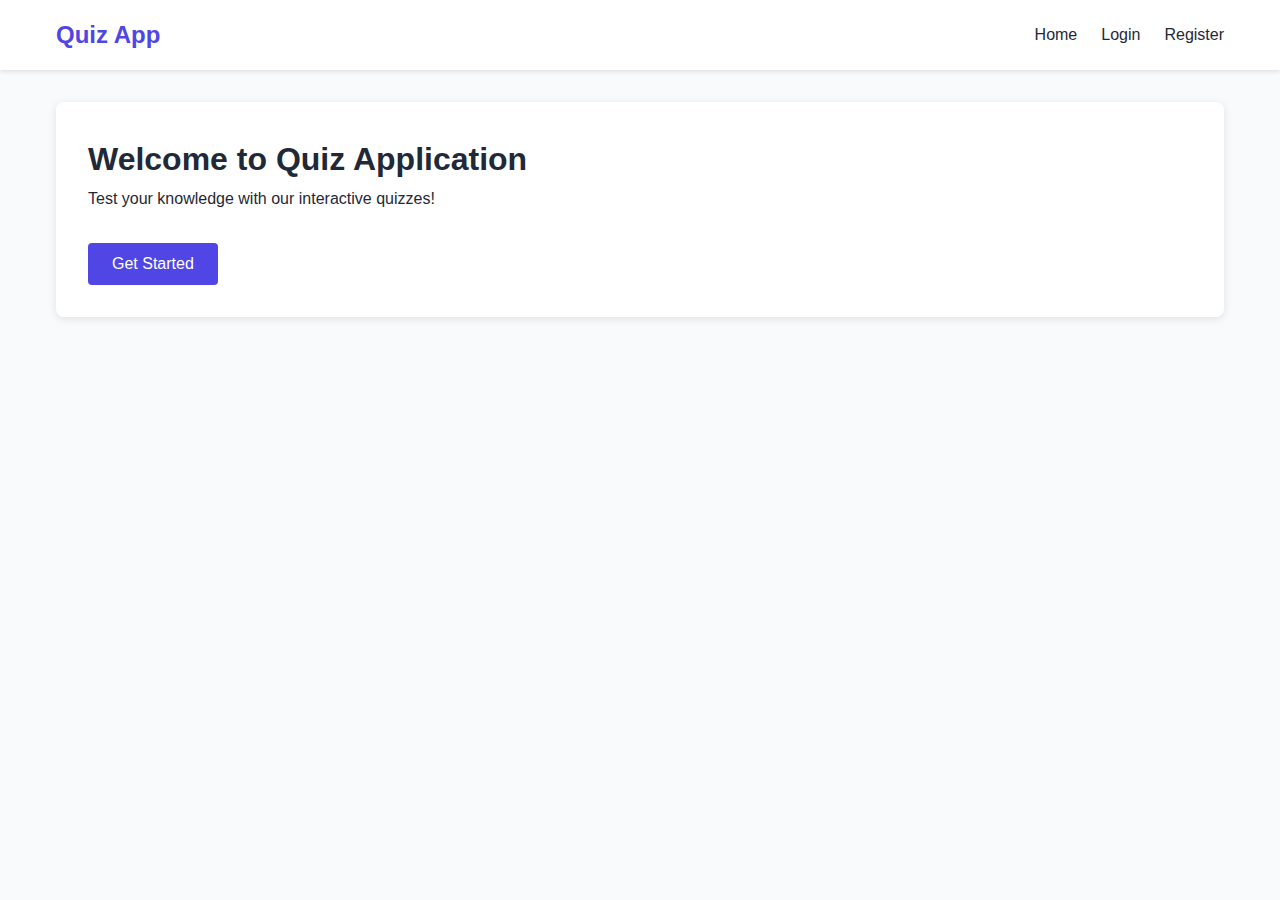
<file: frontend/index.html>
<!DOCTYPE html>
<html lang="en">
<head>
    <meta charset="UTF-8">
    <meta name="viewport" content="width=device-width, initial-scale=1.0">
    <title>Quiz Application</title>
    <style>
        * {
            margin: 0;
            padding: 0;
            box-sizing: border-box;
        }

        :root {
            --primary-color: #4f46e5;
            --primary-dark: #4338ca;
            --secondary-color: #10b981;
            --danger-color: #ef4444;
            --warning-color: #f59e0b;
            --text-dark: #1f2937;
            --text-light: #6b7280;
            --bg-light: #f9fafb;
            --border-color: #e5e7eb;
            --white: #ffffff;
        }

        body {
            font-family: 'Segoe UI', Tahoma, Geneva, Verdana, sans-serif;
            background-color: var(--bg-light);
            color: var(--text-dark);
            line-height: 1.6;
        }

        /* Navigation */
        nav {
            background: var(--white);
            box-shadow: 0 2px 4px rgba(0,0,0,0.1);
            position: sticky;
            top: 0;
            z-index: 1000;
        }

        .nav-container {
            max-width: 1200px;
            margin: 0 auto;
            padding: 1rem;
            display: flex;
            justify-content: space-between;
            align-items: center;
        }

        .logo {
            font-size: 1.5rem;
            font-weight: bold;
            color: var(--primary-color);
        }

        .nav-links {
            display: flex;
            gap: 1.5rem;
            list-style: none;
        }

        .nav-links a {
            color: var(--text-dark);
            text-decoration: none;
            transition: color 0.3s;
            cursor: pointer;
        }

        .nav-links a:hover {
            color: var(--primary-color);
        }

        .mobile-menu-btn {
            display: none;
            background: none;
            border: none;
            font-size: 1.5rem;
            cursor: pointer;
        }

        /* Container */
        .container {
            max-width: 1200px;
            margin: 2rem auto;
            padding: 0 1rem;
        }

        /* Cards */
        .card {
            background: var(--white);
            border-radius: 8px;
            box-shadow: 0 2px 8px rgba(0,0,0,0.1);
            padding: 2rem;
            margin-bottom: 2rem;
        }

        .card-header {
            font-size: 1.5rem;
            font-weight: bold;
            margin-bottom: 1.5rem;
            color: var(--primary-color);
        }

        /* Forms */
        .form-group {
            margin-bottom: 1.5rem;
        }

        label {
            display: block;
            margin-bottom: 0.5rem;
            font-weight: 500;
            color: var(--text-dark);
        }

        input, select, textarea {
            width: 100%;
            padding: 0.75rem;
            border: 1px solid var(--border-color);
            border-radius: 4px;
            font-size: 1rem;
            transition: border-color 0.3s;
        }

        input:focus, select:focus, textarea:focus {
            outline: none;
            border-color: var(--primary-color);
        }

        /* Buttons */
        .btn {
            padding: 0.75rem 1.5rem;
            border: none;
            border-radius: 4px;
            font-size: 1rem;
            cursor: pointer;
            transition: all 0.3s;
            text-decoration: none;
            display: inline-block;
        }

        .btn-primary {
            background: var(--primary-color);
            color: var(--white);
        }

        .btn-primary:hover {
            background: var(--primary-dark);
        }

        .btn-secondary {
            background: var(--secondary-color);
            color: var(--white);
        }

        .btn-danger {
            background: var(--danger-color);
            color: var(--white);
        }

        .btn-outline {
            background: transparent;
            border: 1px solid var(--primary-color);
            color: var(--primary-color);
        }

        /* Tables */
        table {
            width: 100%;
            border-collapse: collapse;
            margin-top: 1rem;
        }

        th, td {
            padding: 1rem;
            text-align: left;
            border-bottom: 1px solid var(--border-color);
        }

        th {
            background: var(--bg-light);
            font-weight: 600;
        }

        /* Quiz */
        .quiz-container {
            max-width: 800px;
            margin: 0 auto;
        }

        .question-card {
            background: var(--white);
            padding: 2rem;
            border-radius: 8px;
            margin-bottom: 1.5rem;
            box-shadow: 0 2px 8px rgba(0,0,0,0.1);
        }

        .question-header {
            font-size: 1.2rem;
            font-weight: 600;
            margin-bottom: 1.5rem;
            color: var(--text-dark);
        }

        .option {
            padding: 1rem;
            border: 2px solid var(--border-color);
            border-radius: 4px;
            margin-bottom: 0.75rem;
            cursor: pointer;
            transition: all 0.3s;
        }

        .option:hover {
            border-color: var(--primary-color);
            background: var(--bg-light);
        }

        .option.selected {
            border-color: var(--primary-color);
            background: var(--primary-color);
            color: var(--white);
        }

        .option input[type="radio"] {
            margin-right: 0.75rem;
            width: auto;
        }

        /* Quiz Navigation */
        .quiz-nav {
            display: flex;
            justify-content: space-between;
            margin-top: 2rem;
            gap: 1rem;
        }

        /* Alert Messages */
        .alert {
            padding: 1rem;
            border-radius: 4px;
            margin-bottom: 1rem;
        }

        .alert-success {
            background: #d1fae5;
            color: #065f46;
            border: 1px solid #6ee7b7;
        }

        .alert-error {
            background: #fee2e2;
            color: #991b1b;
            border: 1px solid #fca5a5;
        }

        .alert-info {
            background: #dbeafe;
            color: #1e40af;
            border: 1px solid #93c5fd;
        }

        /* Loading Spinner */
        .loading {
            display: inline-block;
            width: 20px;
            height: 20px;
            border: 3px solid var(--border-color);
            border-top-color: var(--primary-color);
            border-radius: 50%;
            animation: spin 1s linear infinite;
        }

        @keyframes spin {
            to { transform: rotate(360deg); }
        }

        .hidden {
            display: none !important;
        }

        /* Score Display */
        .score-display {
            text-align: center;
            padding: 3rem;
        }

        .score-value {
            font-size: 4rem;
            font-weight: bold;
            color: var(--primary-color);
            margin: 1rem 0;
        }

        /* Responsive */
        @media (max-width: 768px) {
            .nav-links {
                display: none;
                flex-direction: column;
                position: absolute;
                top: 100%;
                left: 0;
                right: 0;
                background: var(--white);
                padding: 1rem;
                box-shadow: 0 4px 6px rgba(0,0,0,0.1);
            }

            .nav-links.active {
                display: flex;
            }

            .mobile-menu-btn {
                display: block;
            }

            .quiz-nav {
                flex-direction: column;
            }

            table {
                font-size: 0.875rem;
            }

            th, td {
                padding: 0.5rem;
            }
        }

        /* Filter Section */
        .filter-section {
            display: flex;
            gap: 1rem;
            margin-bottom: 1.5rem;
            flex-wrap: wrap;
        }

        .filter-section select {
            flex: 1;
            min-width: 200px;
        }
    </style>
</head>
<body>
<!-- Navigation -->
<nav>
    <div class="nav-container">
        <div class="logo">Quiz App</div>
        <button class="mobile-menu-btn" onclick="toggleMobileMenu()">☰</button>
        <ul class="nav-links" id="navLinks">
            <li><a onclick="showPage('home')">Home</a></li>
            <li id="navQuizzes" class="hidden"><a onclick="showPage('quizzes')">Quizzes</a></li>
            <li id="navAdmin" class="hidden"><a onclick="showPage('admin')">Admin</a></li>
            <li id="navLogin"><a onclick="showPage('login')">Login</a></li>
            <li id="navRegister"><a onclick="showPage('register')">Register</a></li>
            <li id="navLogout" class="hidden"><a onclick="logout()">Logout</a></li>
        </ul>
    </div>
</nav>

<div class="container">
    <!-- Home Page -->
    <div id="homePage">
        <div class="card">
            <h1>Welcome to Quiz Application</h1>
            <p>Test your knowledge with our interactive quizzes!</p>
            <div style="margin-top: 2rem;">
                <button class="btn btn-primary" onclick="showPage('login')">Get Started</button>
            </div>
        </div>
    </div>

    <!-- Login Page -->
    <div id="loginPage" class="hidden">
        <div class="card" style="max-width: 500px; margin: 0 auto;">
            <h2 class="card-header">Login</h2>
            <div id="loginAlert"></div>
            <form onsubmit="handleLogin(event)">
                <div class="form-group">
                    <label for="loginUsername">Username</label>
                    <input type="text" id="loginUsername" required>
                </div>
                <div class="form-group">
                    <label for="loginPassword">Password</label>
                    <input type="password" id="loginPassword" required>
                </div>
                <button type="submit" class="btn btn-primary" style="width: 100%;">
                    <span id="loginBtnText">Login</span>
                </button>
            </form>
            <p style="margin-top: 1rem; text-align: center;">
                Don't have an account? <a href="#" onclick="showPage('register')" style="color: var(--primary-color);">Register</a>
            </p>
        </div>
    </div>

    <!-- Register Page -->
    <div id="registerPage" class="hidden">
        <div class="card" style="max-width: 500px; margin: 0 auto;">
            <h2 class="card-header">Register</h2>
            <div id="registerAlert"></div>
            <form onsubmit="handleRegister(event)">
                <div class="form-group">
                    <label for="regUsername">Username</label>
                    <input type="text" id="regUsername" required minlength="3">
                </div>
                <div class="form-group">
                    <label for="regEmail">Email</label>
                    <input type="email" id="regEmail" required>
                </div>
                <div class="form-group">
                    <label for="regPassword">Password</label>
                    <input type="password" id="regPassword" required minlength="6">
                </div>
                <div class="form-group">
                    <label for="regRole">Role</label>
                    <select id="regRole">
                        <option value="USER">User</option>
                        <option value="ADMIN">Admin</option>
                    </select>
                </div>
                <button type="submit" class="btn btn-primary" style="width: 100%;">
                    <span id="registerBtnText">Register</span>
                </button>
            </form>
            <p style="margin-top: 1rem; text-align: center;">
                Already have an account? <a href="#" onclick="showPage('login')" style="color: var(--primary-color);">Login</a>
            </p>
        </div>
    </div>

    <!-- Quizzes Page (User) -->
    <div id="quizzesPage" class="hidden">
        <div class="card">
            <h2 class="card-header">Start a Quiz</h2>
            <div id="quizSelectionAlert"></div>
            <form onsubmit="createAndStartQuiz(event)">
                <div class="form-group">
                    <label for="userQuizCategory">Category</label>
                    <input type="text" id="userQuizCategory" placeholder="e.g., Java, Python, DSA" required>
                </div>
                <div class="form-group">
                    <label for="userQuizDifficulty">Difficulty Level (Optional)</label>
                    <select id="userQuizDifficulty">
                        <option value="">Any</option>
                        <option value="Easy">Easy</option>
                        <option value="Medium">Medium</option>
                        <option value="Hard">Hard</option>
                    </select>
                </div>
                <div class="form-group">
                    <label for="userNumQuestions">Number of Questions</label>
                    <input type="number" id="userNumQuestions" min="1" max="50" value="5" required>
                </div>
                <button type="submit" class="btn btn-primary">
                    <span id="startQuizBtnText">Start Quiz</span>
                </button>
            </form>
        </div>

        <!-- OR Section -->
        <div class="card">
            <h2 class="card-header">Join Existing Quiz</h2>
            <p>If you already have a Quiz ID, enter it here:</p>
            <div style="display: flex; gap: 1rem; margin-top: 1rem;">
                <input type="number" id="existingQuizId" placeholder="Enter Quiz ID" style="flex: 1;">
                <button class="btn btn-secondary" onclick="loadExistingQuiz()">Load Quiz</button>
            </div>
        </div>
    </div>

    <!-- Quiz Attempt Page -->
    <div id="quizPage" class="hidden">
        <div class="quiz-container">
            <div id="quizHeader" class="card">
                <h2 id="quizTitle"></h2>
                <p>Question <span id="currentQ">1</span> of <span id="totalQ">0</span></p>
            </div>
            <div id="questionContainer"></div>
            <div class="quiz-nav">
                <button class="btn btn-outline" onclick="previousQuestion()" id="prevBtn">Previous</button>
                <button class="btn btn-primary" onclick="nextQuestion()" id="nextBtn">Next</button>
                <button class="btn btn-secondary hidden" onclick="submitQuiz()" id="submitBtn">Submit Quiz</button>
            </div>
        </div>
    </div>

    <!-- Admin Dashboard -->
    <div id="adminPage" class="hidden">
        <!-- Add Question Section -->
        <div class="card">
            <h2 class="card-header">Add New Question</h2>
            <div id="addQuestionAlert"></div>
            <form onsubmit="handleAddQuestion(event)">
                <div class="form-group">
                    <label for="questionTitle">Question</label>
                    <textarea id="questionTitle" rows="3" required></textarea>
                </div>
                <div class="form-group">
                    <label for="option1">Option 1</label>
                    <input type="text" id="option1" required>
                </div>
                <div class="form-group">
                    <label for="option2">Option 2</label>
                    <input type="text" id="option2" required>
                </div>
                <div class="form-group">
                    <label for="option3">Option 3</label>
                    <input type="text" id="option3" required>
                </div>
                <div class="form-group">
                    <label for="option4">Option 4</label>
                    <input type="text" id="option4" required>
                </div>
                <div class="form-group">
                    <label for="answer">Correct Answer</label>
                    <input type="text" id="answer" required>
                </div>
                <div class="form-group">
                    <label for="category">Category</label>
                    <input type="text" id="category" required>
                </div>
                <div class="form-group">
                    <label for="difficultyLevel">Difficulty Level</label>
                    <select id="difficultyLevel">
                        <option value="Easy">Easy</option>
                        <option value="Medium">Medium</option>
                        <option value="Hard">Hard</option>
                    </select>
                </div>
                <button type="submit" class="btn btn-primary">Add Question</button>
            </form>
        </div>

        <!-- View Questions Section -->
        <div class="card">
            <h2 class="card-header">All Questions</h2>
            <div class="filter-section">
                <select id="categoryFilter" onchange="filterQuestions()">
                    <option value="">All Categories</option>
                </select>
                <button class="btn btn-primary" onclick="loadQuestions()">Refresh</button>
            </div>
            <div id="questionsTable"></div>
        </div>

        <!-- Create Quiz Section -->
        <div class="card">
            <h2 class="card-header">Create Quiz</h2>
            <div id="createQuizAlert"></div>
            <form onsubmit="handleCreateQuiz(event)">
                <div class="form-group">
                    <label for="quizTitle">Quiz Title</label>
                    <input type="text" id="quizTitle" required>
                </div>
                <div class="form-group">
                    <label for="quizCategory">Category</label>
                    <input type="text" id="quizCategory" required>
                </div>
                <div class="form-group">
                    <label for="numQuestions">Number of Questions</label>
                    <input type="number" id="numQuestions" min="1" required>
                </div>
                <button type="submit" class="btn btn-secondary">Create Quiz</button>
            </form>
        </div>
    </div>
</div>

<script>
    // Configuration - Update these based on your backend setup
    const API_BASE = 'http://localhost:8080'; // Question Service
    const AUTH_API = 'http://localhost:8082'; // Auth Service
    const QUIZ_API = 'http://localhost:8081'; // Quiz Service

    // Enable detailed error logging
    console.log('Frontend initialized with API endpoints:', { API_BASE, AUTH_API, QUIZ_API });

    // State
    let currentUser = null;
    let currentQuiz = null;
    let currentQuestionIndex = 0;
    let userAnswers = {};
    let allQuestions = [];

    // Initialize
    window.onload = function() {
        checkAuth();
    };

    function checkAuth() {
        const token = localStorage.getItem('token');
        const role = localStorage.getItem('role');
        const username = localStorage.getItem('username');

        if (token && role && username) {
            currentUser = { token, role, username };
            updateNavigation();
            showPage('home');
        } else {
            showPage('home');
        }
    }

    function updateNavigation() {
        if (currentUser) {
            document.getElementById('navLogin').classList.add('hidden');
            document.getElementById('navRegister').classList.add('hidden');
            document.getElementById('navLogout').classList.remove('hidden');
            document.getElementById('navQuizzes').classList.remove('hidden');

            if (currentUser.role === 'ADMIN') {
                document.getElementById('navAdmin').classList.remove('hidden');
            }
        } else {
            document.getElementById('navLogin').classList.remove('hidden');
            document.getElementById('navRegister').classList.remove('hidden');
            document.getElementById('navLogout').classList.add('hidden');
            document.getElementById('navQuizzes').classList.add('hidden');
            document.getElementById('navAdmin').classList.add('hidden');
        }
    }

    function showPage(page) {
        const pages = ['homePage', 'loginPage', 'registerPage', 'quizzesPage', 'quizPage', 'adminPage'];
        pages.forEach(p => document.getElementById(p).classList.add('hidden'));

        if (page === 'admin' && (!currentUser || currentUser.role !== 'ADMIN')) {
            showAlert('loginAlert', 'You must be an admin to access this page', 'error');
            showPage('login');
            return;
        }

        if ((page === 'quizzes' || page === 'admin') && !currentUser) {
            showAlert('loginAlert', 'Please login to continue', 'error');
            showPage('login');
            return;
        }

        document.getElementById(page + 'Page').classList.remove('hidden');

        if (page === 'admin') {
            loadQuestions();
            loadCategories();
        } else if (page === 'quizzes') {
            loadQuizzes();
        }
    }

    async function handleLogin(e) {
        e.preventDefault();
        const username = document.getElementById('loginUsername').value;
        const password = document.getElementById('loginPassword').value;

        document.getElementById('loginBtnText').innerHTML = '<span class="loading"></span> Logging in...';

        try {
            const response = await fetch(`${AUTH_API}/auth/login`, {
                method: 'POST',
                headers: { 'Content-Type': 'application/json' },
                body: JSON.stringify({ username, password })
            });

            const data = await response.json();

            if (data.success) {
                localStorage.setItem('token', data.data.accessToken);
                localStorage.setItem('role', data.data.userInfo.role);
                localStorage.setItem('username', data.data.userInfo.username);
                currentUser = {
                    token: data.data.accessToken,
                    role: data.data.userInfo.role,
                    username: data.data.userInfo.username
                };
                updateNavigation();
                showAlert('loginAlert', 'Login successful!', 'success');
                // Redirect based on role
                setTimeout(() => {
                    if (data.data.userInfo.role === 'ADMIN') {
                        showPage('admin');
                    } else {
                        showPage('quizzes');
                    }
                }, 1000);
            } else {
                showAlert('loginAlert', data.message || 'Login failed', 'error');
            }
        } catch (error) {
            showAlert('loginAlert', 'Network error. Please try again.', 'error');
        } finally {
            document.getElementById('loginBtnText').textContent = 'Login';
        }
    }

    async function handleRegister(e) {
        e.preventDefault();
        const username = document.getElementById('regUsername').value;
        const email = document.getElementById('regEmail').value;
        const password = document.getElementById('regPassword').value;
        const role = document.getElementById('regRole').value;

        document.getElementById('registerBtnText').innerHTML = '<span class="loading"></span> Registering...';

        try {
            const response = await fetch(`${AUTH_API}/auth/register`, {
                method: 'POST',
                headers: { 'Content-Type': 'application/json' },
                body: JSON.stringify({ username, email, password, role })
            });

            const data = await response.json();

            if (data.success) {
                showAlert('registerAlert', 'Registration successful! Redirecting to login...', 'success');
                setTimeout(() => showPage('login'), 2000);
            } else {
                showAlert('registerAlert', data.message || 'Registration failed', 'error');
            }
        } catch (error) {
            showAlert('registerAlert', 'Network error. Please try again.', 'error');
        } finally {
            document.getElementById('registerBtnText').textContent = 'Register';
        }
    }

    function logout() {
        localStorage.clear();
        currentUser = null;
        updateNavigation();
        showPage('home');
    }

    async function handleAddQuestion(e) {
        e.preventDefault();
        const question = {
            questionTitle: document.getElementById('questionTitle').value,
            option1: document.getElementById('option1').value,
            option2: document.getElementById('option2').value,
            option3: document.getElementById('option3').value,
            option4: document.getElementById('option4').value,
            answer: document.getElementById('answer').value,
            category: document.getElementById('category').value,
            difficultyLevel: document.getElementById('difficultyLevel').value
        };

        try {
            const response = await fetch(`${API_BASE}/question/addQuestion`, {
                method: 'POST',
                headers: {
                    'Content-Type': 'application/json',
                    'Authorization': `Bearer ${currentUser.token}`
                },
                body: JSON.stringify(question)
            });

            if (response.ok) {
                showAlert('addQuestionAlert', 'Question added successfully!', 'success');
                e.target.reset();
                loadQuestions();
            } else {
                showAlert('addQuestionAlert', 'Failed to add question', 'error');
            }
        } catch (error) {
            showAlert('addQuestionAlert', 'Network error', 'error');
        }
    }

    async function loadQuestions() {
        try {
            const response = await fetch(`${API_BASE}/question/allQuestions`, {
                headers: { 'Authorization': `Bearer ${currentUser.token}` }
            });

            allQuestions = await response.json();
            displayQuestions(allQuestions);
        } catch (error) {
            console.error('Error loading questions:', error);
        }
    }

    function displayQuestions(questions) {
        const container = document.getElementById('questionsTable');
        if (questions.length === 0) {
            container.innerHTML = '<p>No questions found.</p>';
            return;
        }

        let html = '<table><thead><tr><th>Question</th><th>Category</th><th>Difficulty</th><th>Answer</th></tr></thead><tbody>';
        questions.forEach(q => {
            html += `<tr>
                <td>${q.questionTitle}</td>
                <td>${q.category || 'N/A'}</td>
                <td>${q.difficultyLevel || 'N/A'}</td>
                <td>${q.answer}</td>
            </tr>`;
        });
        html += '</tbody></table>';
        container.innerHTML = html;
    }

    async function loadCategories() {
        const categories = [...new Set(allQuestions.map(q => q.category).filter(c => c))];
        const select = document.getElementById('categoryFilter');
        select.innerHTML = '<option value="">All Categories</option>';
        categories.forEach(cat => {
            select.innerHTML += `<option value="${cat}">${cat}</option>`;
        });
    }

    function filterQuestions() {
        const category = document.getElementById('categoryFilter').value;
        if (category) {
            const filtered = allQuestions.filter(q => q.category === category);
            displayQuestions(filtered);
        } else {
            displayQuestions(allQuestions);
        }
    }

    async function handleCreateQuiz(e) {
        e.preventDefault();
        const quiz = {
            title: document.getElementById('quizTitle').value,
            category: document.getElementById('quizCategory').value,
            noOfQ: parseInt(document.getElementById('numQuestions').value)
        };

        try {
            const response = await fetch(`${QUIZ_API}/quiz/create`, {
                method: 'POST',
                headers: {
                    'Content-Type': 'application/json',
                    'Authorization': `Bearer ${currentUser.token}`
                },
                body: JSON.stringify(quiz)
            });

            if (response.ok) {
                const result = await response.text();
                showAlert('createQuizAlert', result, 'success');
                e.target.reset();
            } else {
                showAlert('createQuizAlert', 'Failed to create quiz', 'error');
            }
        } catch (error) {
            showAlert('createQuizAlert', 'Network error', 'error');
        }
    }

    async function loadQuizzes() {
        // Quiz selection form is already rendered in HTML
    }

    async function createAndStartQuiz(e) {
        e.preventDefault();

        const category = document.getElementById('userQuizCategory').value;
        const numQuestions = parseInt(document.getElementById('userNumQuestions').value);
        const title = `${category} Quiz - ${new Date().toLocaleString()}`;

        document.getElementById('startQuizBtnText').innerHTML = '<span class="loading"></span> Creating Quiz...';

        try {
            // Step 1: Create the quiz
            const createResponse = await fetch(`${QUIZ_API}/quiz/create`, {
                method: 'POST',
                headers: {
                    'Content-Type': 'application/json',
                    'Authorization': `Bearer ${currentUser.token}`
                },
                body: JSON.stringify({
                    title: title,
                    category: category,
                    noOfQ: numQuestions
                })
            });

            if (!createResponse.ok) {
                const errorText = await createResponse.text();
                throw new Error(errorText || 'Failed to create quiz');
            }

            const resultText = await createResponse.text();

            // Extract quiz ID from response (format: "Quiz created successfully with ID: X")
            const quizIdMatch = resultText.match(/ID:\s*(\d+)/);

            if (quizIdMatch && quizIdMatch[1]) {
                const quizId = quizIdMatch[1];
                showAlert('quizSelectionAlert', 'Quiz created! Loading questions...', 'success');

                // Step 2: Load the quiz
                setTimeout(() => {
                    loadQuizById(quizId, title);
                }, 500);
            } else {
                throw new Error('Could not extract quiz ID from response');
            }
        } catch (error) {
            console.error('Error:', error);
            showAlert('quizSelectionAlert', error.message || 'Failed to create quiz. Make sure questions exist for this category.', 'error');
        } finally {
            document.getElementById('startQuizBtnText').textContent = 'Start Quiz';
        }
    }

    async function loadExistingQuiz() {
        const quizId = document.getElementById('existingQuizId').value;
        if (!quizId) {
            showAlert('quizSelectionAlert', 'Please enter a Quiz ID', 'error');
            return;
        }
        await loadQuizById(quizId, `Quiz #${quizId}`);
    }

    async function loadQuizById(quizId, title) {
        try {
            const response = await fetch(`${QUIZ_API}/quiz/get/${quizId}`, {
                headers: { 'Authorization': `Bearer ${currentUser.token}` }
            });

            if (!response.ok) {
                throw new Error('Quiz not found');
            }

            currentQuiz = await response.json();

            if (currentQuiz && currentQuiz.length > 0) {
                currentQuestionIndex = 0;
                userAnswers = {};
                currentQuiz.quizId = quizId; // Store quiz ID for submission
                document.getElementById('quizTitle').textContent = title;
                document.getElementById('quizHeader').style.display = 'block';
                document.querySelector('.quiz-nav').style.display = 'flex';
                showPage('quiz');
                displayQuestion();
            } else {
                throw new Error('Quiz has no questions');
            }
        } catch (error) {
            showAlert('quizSelectionAlert', error.message || 'Error loading quiz', 'error');
        }
    }

    function displayQuestion() {
        if (!currentQuiz || currentQuiz.length === 0) return;

        const question = currentQuiz[currentQuestionIndex];
        document.getElementById('currentQ').textContent = currentQuestionIndex + 1;
        document.getElementById('totalQ').textContent = currentQuiz.length;

        const container = document.getElementById('questionContainer');
        const selectedAnswer = userAnswers[question.id] || '';

        container.innerHTML = `
            <div class="question-card">
                <div class="question-header">${question.questionTitle}</div>
                <div class="option ${selectedAnswer === question.option1 ? 'selected' : ''}" onclick="selectAnswer(${question.id}, '${question.option1}')">
                    <input type="radio" name="answer" ${selectedAnswer === question.option1 ? 'checked' : ''}> ${question.option1}
                </div>
                <div class="option ${selectedAnswer === question.option2 ? 'selected' : ''}" onclick="selectAnswer(${question.id}, '${question.option2}')">
                    <input type="radio" name="answer" ${selectedAnswer === question.option2 ? 'checked' : ''}> ${question.option2}
                </div>
                <div class="option ${selectedAnswer === question.option3 ? 'selected' : ''}" onclick="selectAnswer(${question.id}, '${question.option3}')">
                    <input type="radio" name="answer" ${selectedAnswer === question.option3 ? 'checked' : ''}> ${question.option3}
                </div>
                <div class="option ${selectedAnswer === question.option4 ? 'selected' : ''}" onclick="selectAnswer(${question.id}, '${question.option4}')">
                    <input type="radio" name="answer" ${selectedAnswer === question.option4 ? 'checked' : ''}> ${question.option4}
                </div>
            </div>
        `;

        // Update navigation buttons
        document.getElementById('prevBtn').style.display = currentQuestionIndex === 0 ? 'none' : 'inline-block';
        document.getElementById('nextBtn').style.display = currentQuestionIndex === currentQuiz.length - 1 ? 'none' : 'inline-block';
        document.getElementById('submitBtn').classList.toggle('hidden', currentQuestionIndex !== currentQuiz.length - 1);
    }

    function selectAnswer(questionId, answer) {
        userAnswers[questionId] = answer;
        displayQuestion();
    }

    function previousQuestion() {
        if (currentQuestionIndex > 0) {
            currentQuestionIndex--;
            displayQuestion();
        }
    }

    function nextQuestion() {
        if (currentQuestionIndex < currentQuiz.length - 1) {
            currentQuestionIndex++;
            displayQuestion();
        }
    }

    async function submitQuiz() {
        if (Object.keys(userAnswers).length < currentQuiz.length) {
            if (!confirm('You have not answered all questions. Submit anyway?')) {
                return;
            }
        }

        const responses = currentQuiz.map(q => ({
            id: q.id,
            response: userAnswers[q.id] || ''
        }));

        // Use the stored quiz ID
        const quizId = currentQuiz.quizId;

        if (!quizId) {
            alert('Quiz ID not found. Please try again.');
            return;
        }

        try {
            const response = await fetch(`${QUIZ_API}/quiz/submit/${quizId}`, {
                method: 'POST',
                headers: {
                    'Content-Type': 'application/json',
                    'Authorization': `Bearer ${currentUser.token}`
                },
                body: JSON.stringify(responses)
            });

            if (!response.ok) {
                throw new Error('Failed to submit quiz');
            }

            const score = await response.json();
            displayScore(score, currentQuiz.length);
        } catch (error) {
            alert('Error submitting quiz: ' + error.message);
        }
    }

    function displayScore(score, total) {
        const percentage = Math.round((score / total) * 100);
        document.getElementById('questionContainer').innerHTML = `
            <div class="score-display">
                <h2>Quiz Completed!</h2>
                <div class="score-value">${score}/${total}</div>
                <p style="font-size: 1.5rem; color: var(--text-light);">${percentage}%</p>
                <button class="btn btn-primary" onclick="showPage('quizzes')" style="margin-top: 2rem;">Take Another Quiz</button>
            </div>
        `;
        document.getElementById('quizHeader').style.display = 'none';
        document.querySelector('.quiz-nav').style.display = 'none';
    }

    function showAlert(elementId, message, type) {
        const alertDiv = document.getElementById(elementId);
        alertDiv.innerHTML = `<div class="alert alert-${type}">${message}</div>`;
        setTimeout(() => {
            alertDiv.innerHTML = '';
        }, 5000);
    }

    function toggleMobileMenu() {
        document.getElementById('navLinks').classList.toggle('active');
    }
</script>
</body>
</html>
</file>
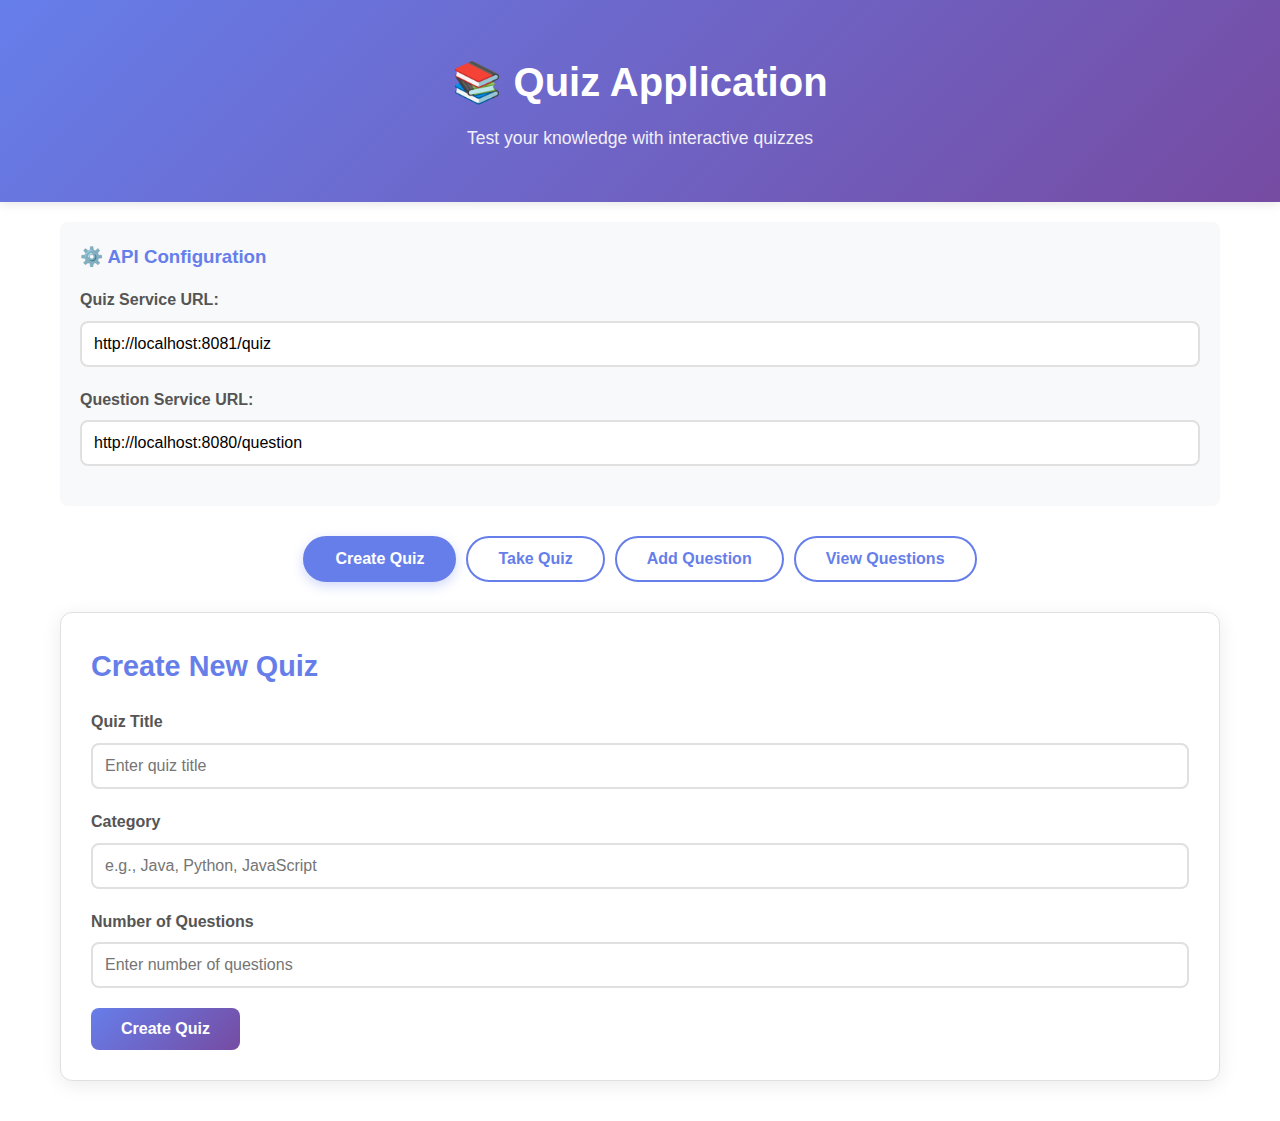
<file: quiz-service/src/main/resources/static/index.html>
<!DOCTYPE html>
<html lang="en">
<head>
    <meta charset="UTF-8">
    <meta name="viewport" content="width=device-width, initial-scale=1.0">
    <title>Quiz Application</title>
    <style>
        * {
            margin: 0;
            padding: 0;
            box-sizing: border-box;
        }

        body {
            font-family: 'Segoe UI', Tahoma, Geneva, Verdana, sans-serif;
            background: #ffffff;
            color: #333;
            line-height: 1.6;
        }

        .container {
            max-width: 1200px;
            margin: 0 auto;
            padding: 20px;
        }

        header {
            background: linear-gradient(135deg, #667eea 0%, #764ba2 100%);
            color: white;
            padding: 30px 0;
            text-align: center;
            box-shadow: 0 2px 10px rgba(0,0,0,0.1);
        }

        header h1 {
            font-size: 2.5em;
            margin-bottom: 10px;
        }

        header p {
            font-size: 1.1em;
            opacity: 0.9;
        }

        .nav-tabs {
            display: flex;
            justify-content: center;
            gap: 10px;
            margin: 30px 0;
            flex-wrap: wrap;
        }

        .nav-tabs button {
            padding: 12px 30px;
            border: 2px solid #667eea;
            background: white;
            color: #667eea;
            cursor: pointer;
            border-radius: 25px;
            font-size: 1em;
            font-weight: 600;
            transition: all 0.3s ease;
        }

        .nav-tabs button:hover {
            background: #667eea;
            color: white;
            transform: translateY(-2px);
            box-shadow: 0 4px 12px rgba(102, 126, 234, 0.3);
        }

        .nav-tabs button.active {
            background: #667eea;
            color: white;
            box-shadow: 0 4px 12px rgba(102, 126, 234, 0.3);
        }

        .tab-content {
            display: none;
            animation: fadeIn 0.5s;
        }

        .tab-content.active {
            display: block;
        }

        @keyframes fadeIn {
            from { opacity: 0; transform: translateY(10px); }
            to { opacity: 1; transform: translateY(0); }
        }

        .card {
            background: white;
            border-radius: 12px;
            padding: 30px;
            margin-bottom: 20px;
            box-shadow: 0 4px 20px rgba(0,0,0,0.08);
            border: 1px solid #e0e0e0;
        }

        .card h2 {
            color: #667eea;
            margin-bottom: 20px;
            font-size: 1.8em;
        }

        .form-group {
            margin-bottom: 20px;
        }

        .form-group label {
            display: block;
            margin-bottom: 8px;
            font-weight: 600;
            color: #555;
        }

        .form-group input,
        .form-group select,
        .form-group textarea {
            width: 100%;
            padding: 12px;
            border: 2px solid #e0e0e0;
            border-radius: 8px;
            font-size: 1em;
            transition: border-color 0.3s;
        }

        .form-group input:focus,
        .form-group select:focus,
        .form-group textarea:focus {
            outline: none;
            border-color: #667eea;
        }

        .btn {
            padding: 12px 30px;
            border: none;
            border-radius: 8px;
            font-size: 1em;
            font-weight: 600;
            cursor: pointer;
            transition: all 0.3s ease;
        }

        .btn-primary {
            background: linear-gradient(135deg, #667eea 0%, #764ba2 100%);
            color: white;
        }

        .btn-primary:hover {
            transform: translateY(-2px);
            box-shadow: 0 6px 20px rgba(102, 126, 234, 0.4);
        }

        .btn-secondary {
            background: #6c757d;
            color: white;
        }

        .btn-secondary:hover {
            background: #5a6268;
        }

        .btn-success {
            background: #28a745;
            color: white;
        }

        .btn-success:hover {
            background: #218838;
        }

        .quiz-list {
            display: grid;
            grid-template-columns: repeat(auto-fill, minmax(300px, 1fr));
            gap: 20px;
            margin-top: 20px;
        }

        .quiz-item {
            background: white;
            border: 2px solid #e0e0e0;
            border-radius: 12px;
            padding: 20px;
            transition: all 0.3s ease;
            cursor: pointer;
        }

        .quiz-item:hover {
            border-color: #667eea;
            transform: translateY(-4px);
            box-shadow: 0 6px 20px rgba(102, 126, 234, 0.2);
        }

        .quiz-item h3 {
            color: #667eea;
            margin-bottom: 10px;
        }

        .quiz-item p {
            color: #666;
            margin-bottom: 8px;
        }

        .question-card {
            background: #f8f9fa;
            border-left: 4px solid #667eea;
            padding: 25px;
            margin-bottom: 25px;
            border-radius: 8px;
        }

        .question-card h3 {
            color: #333;
            margin-bottom: 20px;
            font-size: 1.3em;
        }

        .options {
            display: flex;
            flex-direction: column;
            gap: 12px;
        }

        .option {
            display: flex;
            align-items: center;
            padding: 15px;
            background: white;
            border: 2px solid #e0e0e0;
            border-radius: 8px;
            cursor: pointer;
            transition: all 0.3s ease;
        }

        .option:hover {
            border-color: #667eea;
            background: #f0f4ff;
        }

        .option input[type="radio"] {
            margin-right: 12px;
            width: 20px;
            height: 20px;
            cursor: pointer;
        }

        .option label {
            cursor: pointer;
            flex: 1;
            font-size: 1em;
        }

        .result-card {
            background: linear-gradient(135deg, #667eea 0%, #764ba2 100%);
            color: white;
            text-align: center;
            padding: 40px;
            border-radius: 12px;
        }

        .result-card h2 {
            font-size: 2.5em;
            margin-bottom: 10px;
            color: white;
        }

        .result-card p {
            font-size: 1.3em;
        }

        .alert {
            padding: 15px;
            border-radius: 8px;
            margin-bottom: 20px;
        }

        .alert-success {
            background: #d4edda;
            border: 1px solid #c3e6cb;
            color: #155724;
        }

        .alert-error {
            background: #f8d7da;
            border: 1px solid #f5c6cb;
            color: #721c24;
        }

        .alert-info {
            background: #d1ecf1;
            border: 1px solid #bee5eb;
            color: #0c5460;
        }

        .loading {
            text-align: center;
            padding: 40px;
            color: #667eea;
            font-size: 1.2em;
        }

        .loading::after {
            content: '...';
            animation: dots 1.5s steps(4, end) infinite;
        }

        @keyframes dots {
            0%, 20% { content: '.'; }
            40% { content: '..'; }
            60%, 100% { content: '...'; }
        }

        @media (max-width: 768px) {
            header h1 {
                font-size: 1.8em;
            }

            .nav-tabs {
                flex-direction: column;
                align-items: stretch;
            }

            .nav-tabs button {
                width: 100%;
            }

            .card {
                padding: 20px;
            }

            .quiz-list {
                grid-template-columns: 1fr;
            }
        }

        .config-section {
            background: #f8f9fa;
            padding: 20px;
            border-radius: 8px;
            margin-bottom: 20px;
        }

        .config-section h3 {
            color: #667eea;
            margin-bottom: 15px;
        }

        .progress-bar {
            width: 100%;
            height: 8px;
            background: #e0e0e0;
            border-radius: 4px;
            margin-bottom: 20px;
            overflow: hidden;
        }

        .progress-fill {
            height: 100%;
            background: linear-gradient(90deg, #667eea 0%, #764ba2 100%);
            transition: width 0.3s ease;
        }
    </style>
</head>
<body>
<header>
    <div class="container">
        <h1>📚 Quiz Application</h1>
        <p>Test your knowledge with interactive quizzes</p>
    </div>
</header>

<div class="container">
    <!-- API Configuration -->
    <div class="config-section">
        <h3>⚙️ API Configuration</h3>
        <div class="form-group">
            <label>Quiz Service URL:</label>
            <input type="text" id="quizServiceUrl" value="http://localhost:8081/quiz" placeholder="http://localhost:8081/quiz">
        </div>
        <div class="form-group">
            <label>Question Service URL:</label>
            <input type="text" id="questionServiceUrl" value="http://localhost:8080/question" placeholder="http://localhost:8080/question">
        </div>
    </div>

    <!-- Navigation Tabs -->
    <div class="nav-tabs">
        <button class="active" onclick="showTab('createQuiz')">Create Quiz</button>
        <button onclick="showTab('takeQuiz')">Take Quiz</button>
        <button onclick="showTab('addQuestion')">Add Question</button>
        <button onclick="showTab('viewQuestions')">View Questions</button>
    </div>

    <!-- Create Quiz Tab -->
    <div id="createQuiz" class="tab-content active">
        <div class="card">
            <h2>Create New Quiz</h2>
            <div id="createQuizMessage"></div>
            <form id="createQuizForm">
                <div class="form-group">
                    <label>Quiz Title</label>
                    <input type="text" id="quizTitle" required placeholder="Enter quiz title">
                </div>
                <div class="form-group">
                    <label>Category</label>
                    <input type="text" id="quizCategory" required placeholder="e.g., Java, Python, JavaScript">
                </div>
                <div class="form-group">
                    <label>Number of Questions</label>
                    <input type="number" id="quizNoOfQ" required min="1" max="50" placeholder="Enter number of questions">
                </div>
                <button type="submit" class="btn btn-primary">Create Quiz</button>
            </form>
        </div>
    </div>

    <!-- Take Quiz Tab -->
    <div id="takeQuiz" class="tab-content">
        <div class="card">
            <h2>Take Quiz</h2>
            <div id="takeQuizMessage"></div>

            <!-- Quiz ID Input -->
            <div id="quizIdSection">
                <div class="form-group">
                    <label>Enter Quiz ID</label>
                    <input type="number" id="quizIdInput" required min="1" placeholder="Enter quiz ID">
                </div>
                <button onclick="loadQuiz()" class="btn btn-primary">Load Quiz</button>
            </div>

            <!-- Quiz Questions Section -->
            <div id="quizQuestionsSection" style="display: none;">
                <div id="quizProgress"></div>
                <div id="quizQuestions"></div>
                <button onclick="submitQuiz()" class="btn btn-success">Submit Quiz</button>
                <button onclick="cancelQuiz()" class="btn btn-secondary" style="margin-left: 10px;">Cancel</button>
            </div>

            <!-- Quiz Result Section -->
            <div id="quizResultSection" style="display: none;"></div>
        </div>
    </div>

    <!-- Add Question Tab -->
    <div id="addQuestion" class="tab-content">
        <div class="card">
            <h2>Add New Question</h2>
            <div id="addQuestionMessage"></div>
            <form id="addQuestionForm">
                <div class="form-group">
                    <label>Question Title</label>
                    <textarea id="questionTitle" required rows="3" placeholder="Enter your question"></textarea>
                </div>
                <div class="form-group">
                    <label>Option 1</label>
                    <input type="text" id="option1" required placeholder="Enter option 1">
                </div>
                <div class="form-group">
                    <label>Option 2</label>
                    <input type="text" id="option2" required placeholder="Enter option 2">
                </div>
                <div class="form-group">
                    <label>Option 3</label>
                    <input type="text" id="option3" required placeholder="Enter option 3">
                </div>
                <div class="form-group">
                    <label>Option 4</label>
                    <input type="text" id="option4" required placeholder="Enter option 4">
                </div>
                <div class="form-group">
                    <label>Correct Answer</label>
                    <input type="text" id="answer" required placeholder="Enter the correct answer (exactly as one of the options)">
                </div>
                <div class="form-group">
                    <label>Difficulty Level</label>
                    <select id="difficultyLevel" required>
                        <option value="">Select difficulty</option>
                        <option value="Easy">Easy</option>
                        <option value="Medium">Medium</option>
                        <option value="Hard">Hard</option>
                    </select>
                </div>
                <div class="form-group">
                    <label>Category</label>
                    <input type="text" id="questionCategory" required placeholder="e.g., Java, Python, JavaScript">
                </div>
                <button type="submit" class="btn btn-primary">Add Question</button>
            </form>
        </div>
    </div>

    <!-- View Questions Tab -->
    <div id="viewQuestions" class="tab-content">
        <div class="card">
            <h2>View Questions</h2>
            <div class="form-group">
                <label>Filter by Category (optional)</label>
                <input type="text" id="filterCategory" placeholder="Enter category to filter">
                <button onclick="loadQuestions()" class="btn btn-primary" style="margin-top: 10px;">Load Questions</button>
            </div>
            <div id="questionsMessage"></div>
            <div id="questionsList"></div>
        </div>
    </div>
</div>

<script>
    let currentQuizId = null;
    let currentQuestions = [];

    // Tab switching
    function showTab(tabName) {
        const tabs = document.querySelectorAll('.tab-content');
        const buttons = document.querySelectorAll('.nav-tabs button');

        tabs.forEach(tab => tab.classList.remove('active'));
        buttons.forEach(btn => btn.classList.remove('active'));

        document.getElementById(tabName).classList.add('active');
        event.target.classList.add('active');
    }

    // Get API URLs
    function getQuizServiceUrl() {
        return document.getElementById('quizServiceUrl').value;
    }

    function getQuestionServiceUrl() {
        return document.getElementById('questionServiceUrl').value;
    }

    // Show message
    function showMessage(elementId, message, type) {
        const element = document.getElementById(elementId);
        element.innerHTML = `<div class="alert alert-${type}">${message}</div>`;
        setTimeout(() => {
            element.innerHTML = '';
        }, 5000);
    }

    // Create Quiz
    document.getElementById('createQuizForm').addEventListener('submit', async (e) => {
        e.preventDefault();

        const quizData = {
            category: document.getElementById('quizCategory').value,
            noOfQ: parseInt(document.getElementById('quizNoOfQ').value),
            title: document.getElementById('quizTitle').value
        };

        try {
            const response = await fetch(`${getQuizServiceUrl()}/create`, {
                method: 'POST',
                headers: {
                    'Content-Type': 'application/json'
                },
                body: JSON.stringify(quizData)
            });

            if (response.ok) {
                showMessage('createQuizMessage', 'Quiz created successfully!', 'success');
                document.getElementById('createQuizForm').reset();
            } else {
                showMessage('createQuizMessage', 'Error creating quiz. Please try again.', 'error');
            }
        } catch (error) {
            showMessage('createQuizMessage', 'Network error. Please check your connection and API URL.', 'error');
            console.error('Error:', error);
        }
    });

    // Load Quiz
    async function loadQuiz() {
        const quizId = document.getElementById('quizIdInput').value;
        if (!quizId) {
            showMessage('takeQuizMessage', 'Please enter a quiz ID', 'error');
            return;
        }

        currentQuizId = quizId;
        document.getElementById('quizIdSection').style.display = 'none';
        document.getElementById('quizQuestionsSection').innerHTML = '<div class="loading">Loading quiz</div>';
        document.getElementById('quizQuestionsSection').style.display = 'block';

        try {
            const response = await fetch(`${getQuizServiceUrl()}/get/${quizId}`);

            if (!response.ok) {
                throw new Error('Quiz not found');
            }

            const questions = await response.json();
            currentQuestions = questions;
            displayQuiz(questions);
        } catch (error) {
            showMessage('takeQuizMessage', 'Error loading quiz. Please check the quiz ID.', 'error');
            document.getElementById('quizIdSection').style.display = 'block';
            document.getElementById('quizQuestionsSection').style.display = 'none';
            console.error('Error:', error);
        }
    }

    // Display Quiz
    function displayQuiz(questions) {
        const questionsHtml = questions.map((q, index) => `
            <div class="question-card">
                <h3>Question ${index + 1}</h3>
                <p style="font-size: 1.1em; margin-bottom: 15px;">${q.questionTitle}</p>
                <div class="options">
                    <div class="option">
                        <input type="radio" id="q${q.id}_opt1" name="question${q.id}" value="${q.option1}">
                        <label for="q${q.id}_opt1">${q.option1}</label>
                    </div>
                    <div class="option">
                        <input type="radio" id="q${q.id}_opt2" name="question${q.id}" value="${q.option2}">
                        <label for="q${q.id}_opt2">${q.option2}</label>
                    </div>
                    <div class="option">
                        <input type="radio" id="q${q.id}_opt3" name="question${q.id}" value="${q.option3}">
                        <label for="q${q.id}_opt3">${q.option3}</label>
                    </div>
                    <div class="option">
                        <input type="radio" id="q${q.id}_opt4" name="question${q.id}" value="${q.option4}">
                        <label for="q${q.id}_opt4">${q.option4}</label>
                    </div>
                </div>
            </div>
        `).join('');

        const progressHtml = `
            <div class="progress-bar">
                <div class="progress-fill" style="width: 0%"></div>
            </div>
            <p style="text-align: center; color: #666; margin-bottom: 20px;">
                Answer all ${questions.length} questions and submit
            </p>
        `;

        document.getElementById('quizQuestionsSection').innerHTML = `
            <div id="quizProgress">${progressHtml}</div>
            <div id="quizQuestions">${questionsHtml}</div>
            <button onclick="submitQuiz()" class="btn btn-success">Submit Quiz</button>
            <button onclick="cancelQuiz()" class="btn btn-secondary" style="margin-left: 10px;">Cancel</button>
        `;

        updateProgress();
        document.querySelectorAll('input[type="radio"]').forEach(radio => {
            radio.addEventListener('change', updateProgress);
        });
    }

    // Update Progress
    function updateProgress() {
        const totalQuestions = currentQuestions.length;
        let answeredQuestions = 0;

        currentQuestions.forEach(q => {
            const selected = document.querySelector(`input[name="question${q.id}"]:checked`);
            if (selected) answeredQuestions++;
        });

        const percentage = (answeredQuestions / totalQuestions) * 100;
        const progressFill = document.querySelector('.progress-fill');
        if (progressFill) {
            progressFill.style.width = `${percentage}%`;
        }
    }

    // Submit Quiz
    async function submitQuiz() {
        const responses = [];
        let allAnswered = true;

        currentQuestions.forEach(q => {
            const selected = document.querySelector(`input[name="question${q.id}"]:checked`);
            if (selected) {
                responses.push({
                    id: q.id,
                    response: selected.value
                });
            } else {
                allAnswered = false;
            }
        });

        if (!allAnswered) {
            showMessage('takeQuizMessage', 'Please answer all questions before submitting.', 'error');
            return;
        }

        try {
            const response = await fetch(`${getQuizServiceUrl()}/submit/${currentQuizId}`, {
                method: 'POST',
                headers: {
                    'Content-Type': 'application/json'
                },
                body: JSON.stringify(responses)
            });

            if (response.ok) {
                const score = await response.json();
                displayResult(score, currentQuestions.length);
            } else {
                showMessage('takeQuizMessage', 'Error submitting quiz. Please try again.', 'error');
            }
        } catch (error) {
            showMessage('takeQuizMessage', 'Network error. Please check your connection.', 'error');
            console.error('Error:', error);
        }
    }

    // Display Result
    function displayResult(score, total) {
        const percentage = (score / total * 100).toFixed(1);
        document.getElementById('quizQuestionsSection').style.display = 'none';

        const resultHtml = `
            <div class="result-card">
                <h2>🎉 Quiz Completed!</h2>
                <p style="font-size: 3em; margin: 20px 0;">${score} / ${total}</p>
                <p>You scored ${percentage}%</p>
                <button onclick="resetQuiz()" class="btn btn-secondary" style="margin-top: 20px; background: white; color: #667eea;">Take Another Quiz</button>
            </div>
        `;

        document.getElementById('quizResultSection').innerHTML = resultHtml;
        document.getElementById('quizResultSection').style.display = 'block';
    }

    // Cancel Quiz
    function cancelQuiz() {
        resetQuiz();
    }

    // Reset Quiz
    function resetQuiz() {
        currentQuizId = null;
        currentQuestions = [];
        document.getElementById('quizIdInput').value = '';
        document.getElementById('quizIdSection').style.display = 'block';
        document.getElementById('quizQuestionsSection').style.display = 'none';
        document.getElementById('quizResultSection').style.display = 'none';
    }

    // Add Question
    document.getElementById('addQuestionForm').addEventListener('submit', async (e) => {
        e.preventDefault();

        const questionData = {
            questionTitle: document.getElementById('questionTitle').value,
            option1: document.getElementById('option1').value,
            option2: document.getElementById('option2').value,
            option3: document.getElementById('option3').value,
            option4: document.getElementById('option4').value,
            answer: document.getElementById('answer').value,
            difficultyLevel: document.getElementById('difficultyLevel').value,
            category: document.getElementById('questionCategory').value
        };

        try {
            const response = await fetch(`${getQuestionServiceUrl()}/addQuestion`, {
                method: 'POST',
                headers: {
                    'Content-Type': 'application/json'
                },
                body: JSON.stringify(questionData)
            });

            if (response.ok) {
                showMessage('addQuestionMessage', 'Question added successfully!', 'success');
                document.getElementById('addQuestionForm').reset();
            } else {
                showMessage('addQuestionMessage', 'Error adding question. Please try again.', 'error');
            }
        } catch (error) {
            showMessage('addQuestionMessage', 'Network error. Please check your connection and API URL.', 'error');
            console.error('Error:', error);
        }
    });

    // Load Questions
    async function loadQuestions() {
        const category = document.getElementById('filterCategory').value;
        const questionsList = document.getElementById('questionsList');
        questionsList.innerHTML = '<div class="loading">Loading questions</div>';

        try {
            let url = `${getQuestionServiceUrl()}/allQuestions`;
            if (category) {
                url = `${getQuestionServiceUrl()}/category/${category}`;
            }

            const response = await fetch(url);

            if (!response.ok) {
                throw new Error('Failed to load questions');
            }

            const questions = await response.json();

            if (questions.length === 0) {
                questionsList.innerHTML = '<div class="alert alert-info">No questions found.</div>';
                return;
            }

            const questionsHtml = questions.map(q => `
                <div class="question-card">
                    <h3>${q.questionTitle}</h3>
                    <div style="margin-top: 15px;">
                        <p><strong>Options:</strong></p>
                        <p>1. ${q.option1}</p>
                        <p>2. ${q.option2}</p>
                        <p>3. ${q.option3}</p>
                        <p>4. ${q.option4}</p>
                    </div>
                    <div style="margin-top: 15px; padding-top: 15px; border-top: 1px solid #e0e0e0;">
                        <p><strong>Answer:</strong> ${q.answer}</p>
                        <p><strong>Category:</strong> ${q.category}</p>
                        <p><strong>Difficulty:</strong> ${q.difficultyLevel}</p>
                    </div>
                </div>
            `).join('');

            questionsList.innerHTML = `
                <p style="color: #667eea; font-weight: 600; margin-bottom: 20px;">
                    Found ${questions.length} question(s)
                </p>
                ${questionsHtml}
            `;
        } catch (error) {
            showMessage('questionsMessage', 'Error loading questions. Please check your API URL.', 'error');
            questionsList.innerHTML = '';
            console.error('Error:', error);
        }
    }
</script>
</body>
</html>
</file>
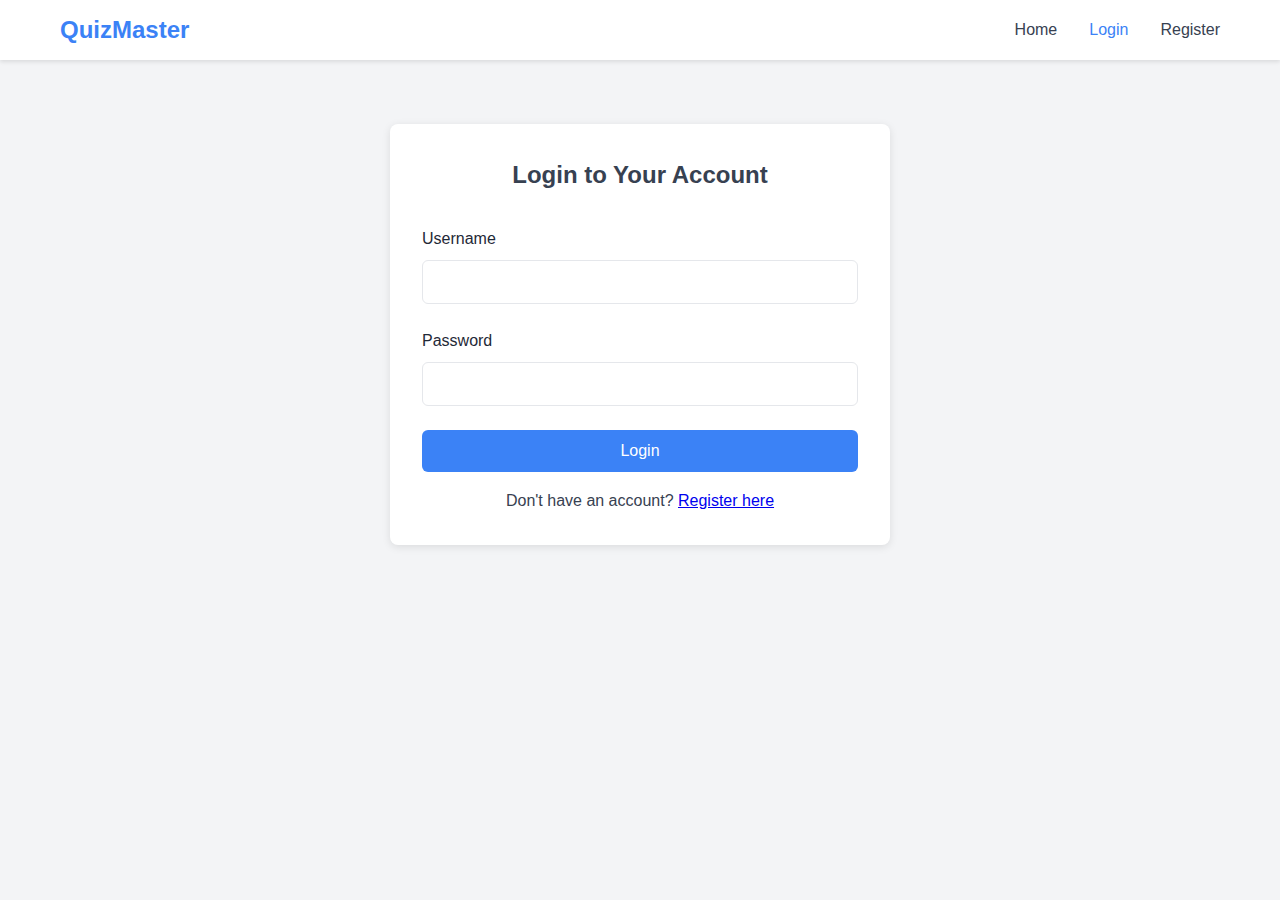
<file: frontend/admin-dashboard.html>
<!DOCTYPE html>
<html lang="en">
<head>
    <meta charset="UTF-8">
    <meta name="viewport" content="width=device-width, initial-scale=1.0">
    <title>Admin Dashboard - Quiz App</title>
    <link rel="stylesheet" href="styles.css">
</head>
<body>
<nav class="navbar">
    <div class="nav-container">
        <div class="nav-brand">QuizMaster</div>
        <button class="nav-toggle" id="navToggle">
            <span></span>
            <span></span>
            <span></span>
        </button>
        <ul class="nav-menu" id="navMenu">
            <li><a href="index.html">Home</a></li>
            <li><a href="user-dashboard.html">Quizzes</a></li>
            <li><a href="admin-dashboard.html" class="active">Admin</a></li>
            <li id="nav-logout">
                <a href="#" id="logoutBtn">Logout</a>
            </li>
        </ul>
    </div>
</nav>

<main class="container">
    <h1 style="margin-bottom: 2rem;">Admin Dashboard</h1>

    <!-- Add Question Section -->
    <div class="card">
        <div class="card-header">
            <h2>Add New Question</h2>
        </div>

        <div id="addQuestionMessage" class="alert" style="display: none;"></div>

        <form id="addQuestionForm">
            <div class="form-group">
                <label for="questionTitle">Question</label>
                <textarea id="questionTitle" required></textarea>
            </div>

            <div class="form-group">
                <label for="option1">Option 1</label>
                <input type="text" id="option1" required>
            </div>

            <div class="form-group">
                <label for="option2">Option 2</label>
                <input type="text" id="option2" required>
            </div>

            <div class="form-group">
                <label for="option3">Option 3</label>
                <input type="text" id="option3" required>
            </div>

            <div class="form-group">
                <label for="option4">Option 4</label>
                <input type="text" id="option4" required>
            </div>

            <div class="form-group">
                <label for="answer">Correct Answer</label>
                <input type="text" id="answer" required placeholder="Enter the exact correct option">
            </div>

            <div class="form-group">
                <label for="category">Category</label>
                <input type="text" id="category" required>
            </div>

            <div class="form-group">
                <label for="difficultyLevel">Difficulty Level</label>
                <select id="difficultyLevel">
                    <option value="Easy">Easy</option>
                    <option value="Medium">Medium</option>
                    <option value="Hard">Hard</option>
                </select>
            </div>

            <button type="submit" class="btn btn-primary">Add Question</button>
        </form>
    </div>

    <!-- View Questions Section -->
    <div class="card">
        <div class="card-header">
            <h2>All Questions</h2>
            <div style="display: flex; gap: 1rem; margin-top: 1rem;">
                <input type="text" id="categoryFilter" placeholder="Filter by category"
                       style="flex: 1; padding: 0.5rem; border: 1px solid var(--border); border-radius: 4px;">
                <button onclick="filterQuestions()" class="btn btn-secondary">Filter</button>
                <button onclick="loadAllQuestions()" class="btn btn-secondary">Show All</button>
            </div>
        </div>

        <div id="questionsLoading" class="loading" style="display: none;">
            <div class="spinner"></div>
            <p>Loading questions...</p>
        </div>

        <div class="table-container">
            <table id="questionsTable">
                <thead>
                <tr>
                    <th>ID</th>
                    <th>Question</th>
                    <th>Category</th>
                    <th>Difficulty</th>
                    <th>Answer</th>
                </tr>
                </thead>
                <tbody id="questionsTableBody">
                <tr>
                    <td colspan="5" style="text-align: center;">No questions loaded</td>
                </tr>
                </tbody>
            </table>
        </div>
    </div>

    <!-- Create Quiz Section -->
    <div class="card">
        <div class="card-header">
            <h2>Create New Quiz</h2>
        </div>

        <div id="createQuizMessage" class="alert" style="display: none;"></div>

        <form id="createQuizForm">
            <div class="form-group">
                <label for="quizTitle">Quiz Title</label>
                <input type="text" id="quizTitle" required>
            </div>

            <div class="form-group">
                <label for="quizCategory">Category</label>
                <input type="text" id="quizCategory" required>
            </div>

            <div class="form-group">
                <label for="noOfQuestions">Number of Questions</label>
                <input type="number" id="noOfQuestions" required min="1" max="20">
            </div>

            <button type="submit" class="btn btn-success">Create Quiz</button>
        </form>
    </div>
</main>

<script src="auth-utils.js"></script>
<script>
    // Mobile nav toggle
    document.getElementById('navToggle').addEventListener('click', () => {
        document.getElementById('navMenu').classList.toggle('active');
    });

    // Check admin authentication
    requireAuth('ADMIN');
    updateNavbar();

    // Add Question
    document.getElementById('addQuestionForm').addEventListener('submit', async (e) => {
        e.preventDefault();

        const questionData = {
            questionTitle: document.getElementById('questionTitle').value,
            option1: document.getElementById('option1').value,
            option2: document.getElementById('option2').value,
            option3: document.getElementById('option3').value,
            option4: document.getElementById('option4').value,
            answer: document.getElementById('answer').value,
            category: document.getElementById('category').value,
            difficultyLevel: document.getElementById('difficultyLevel').value
        };

        try {
            const response = await apiRequest(`${API_URLS.question}/addQuestion`, {
                method: 'POST',
                body: JSON.stringify(questionData)
            });

            showMessage('addQuestionMessage', 'Question added successfully!', 'success');
            document.getElementById('addQuestionForm').reset();
            loadAllQuestions();
        } catch (error) {
            showMessage('addQuestionMessage', error.message || 'Failed to add question', 'error');
        }
    });

    // Load All Questions
    async function loadAllQuestions() {
        document.getElementById('questionsLoading').style.display = 'block';

        try {
            const response = await apiRequest(`${API_URLS.question}/allQuestions`);
            displayQuestions(response);
        } catch (error) {
            console.error('Failed to load questions:', error);
            showMessage('addQuestionMessage', 'Failed to load questions', 'error');
        } finally {
            document.getElementById('questionsLoading').style.display = 'none';
        }
    }

    // Filter Questions by Category
    async function filterQuestions() {
        const category = document.getElementById('categoryFilter').value.trim();

        if (!category) {
            alert('Please enter a category to filter');
            return;
        }

        document.getElementById('questionsLoading').style.display = 'block';

        try {
            const response = await apiRequest(`${API_URLS.question}/category/${category}`);
            displayQuestions(response);
        } catch (error) {
            console.error('Failed to filter questions:', error);
            showMessage('addQuestionMessage', 'Failed to filter questions', 'error');
        } finally {
            document.getElementById('questionsLoading').style.display = 'none';
        }
    }

    // Display Questions in Table
    function displayQuestions(questions) {
        const tbody = document.getElementById('questionsTableBody');

        if (!questions || questions.length === 0) {
            tbody.innerHTML = '<tr><td colspan="5" style="text-align: center;">No questions found</td></tr>';
            return;
        }

        tbody.innerHTML = questions.map(q => `
            <tr>
                <td>${q.id}</td>
                <td>${q.questionTitle}</td>
                <td>${q.category || 'N/A'}</td>
                <td>${q.difficultyLevel || 'N/A'}</td>
                <td>${q.answer}</td>
            </tr>
        `).join('');
    }

    // Create Quiz - FIXED to handle text response
    document.getElementById('createQuizForm').addEventListener('submit', async (e) => {
        e.preventDefault();

        const quizData = {
            title: document.getElementById('quizTitle').value,
            category: document.getElementById('quizCategory').value,
            noOfQ: parseInt(document.getElementById('noOfQuestions').value)
        };

        try {
            const token = getToken();

            // Use fetch directly to handle text response
            const response = await fetch(`${API_URLS.quiz}/create`, {
                method: 'POST',
                headers: {
                    'Content-Type': 'application/json',
                    'Authorization': `Bearer ${token}`
                },
                body: JSON.stringify(quizData)
            });

            // Get response as text (not JSON)
            const text = await response.text();

            if (response.ok) {
                showMessage('createQuizMessage', text, 'success');
                document.getElementById('createQuizForm').reset();
            } else {
                showMessage('createQuizMessage', text || 'Failed to create quiz', 'error');
            }
        } catch (error) {
            showMessage('createQuizMessage', error.message || 'Failed to create quiz', 'error');
        }
    });

    // Load questions on page load
    loadAllQuestions();
</script>
</body>
</html>
</file>
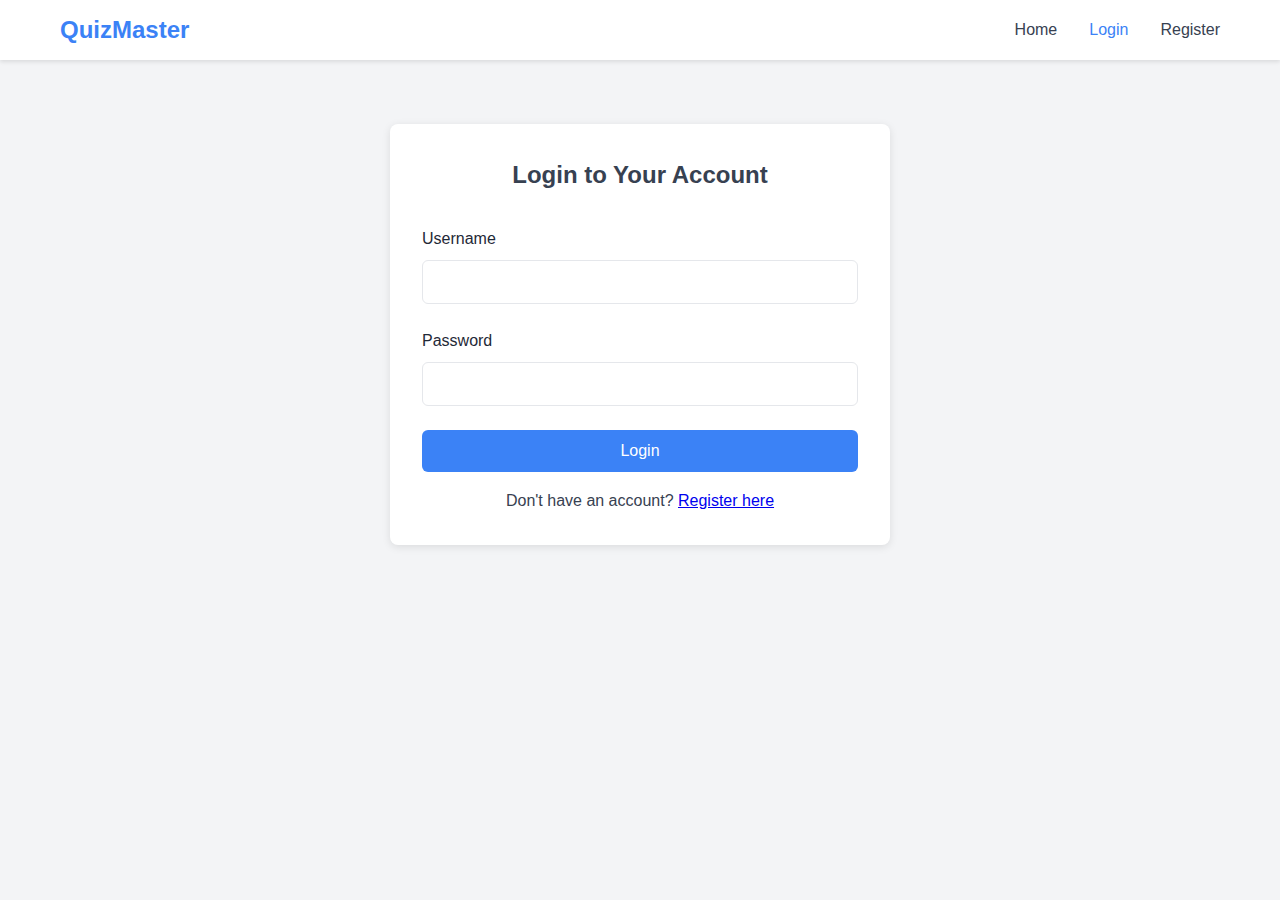
<file: frontend/login.html>
<!DOCTYPE html>
<html lang="en">
<head>
    <meta charset="UTF-8">
    <meta name="viewport" content="width=device-width, initial-scale=1.0">
    <title>Login - Quiz App</title>
    <link rel="stylesheet" href="styles.css">
</head>
<body>
<nav class="navbar">
    <div class="nav-container">
        <div class="nav-brand">QuizMaster</div>
        <button class="nav-toggle" id="navToggle">
            <span></span>
            <span></span>
            <span></span>
        </button>
        <ul class="nav-menu" id="navMenu">
            <li><a href="index.html">Home</a></li>
            <li><a href="login.html" class="active">Login</a></li>
            <li><a href="register.html">Register</a></li>
        </ul>
    </div>
</nav>

<main class="container">
    <div class="form-container">
        <h2 style="text-align: center; margin-bottom: 2rem;">Login to Your Account</h2>

        <div id="message" class="alert" style="display: none;"></div>
        <div id="loading" class="loading" style="display: none;">
            <div class="spinner"></div>
            <p>Logging in...</p>
        </div>

        <form id="loginForm">
            <div class="form-group">
                <label for="username">Username</label>
                <input type="text" id="username" required>
            </div>

            <div class="form-group">
                <label for="password">Password</label>
                <input type="password" id="password" required>
            </div>

            <button type="submit" class="btn btn-primary" style="width: 100%;">Login</button>
        </form>

        <p style="text-align: center; margin-top: 1rem;">
            Don't have an account? <a href="register.html">Register here</a>
        </p>
    </div>
</main>

<script src="auth-utils.js"></script>
<script>
    // Mobile nav toggle
    document.getElementById('navToggle').addEventListener('click', () => {
        document.getElementById('navMenu').classList.toggle('active');
    });

    // Redirect if already logged in
    if (isAuthenticated()) {
        window.location.href = isAdmin() ? 'admin-dashboard.html' : 'user-dashboard.html';
    }

    document.getElementById('loginForm').addEventListener('submit', async (e) => {
        e.preventDefault();

        const username = document.getElementById('username').value;
        const password = document.getElementById('password').value;

        showLoading(true);

        try {
            const response = await apiRequest(`${API_URLS.auth}/login`, {
                method: 'POST',
                body: JSON.stringify({ username, password })
            });

            if (response.success && response.data) {
                const { accessToken, userInfo } = response.data;
                setAuthData(accessToken, userInfo.role, userInfo);

                showMessage('message', 'Login successful! Redirecting...', 'success');

                setTimeout(() => {
                    window.location.href = userInfo.role === 'ADMIN' ?
                        'admin-dashboard.html' : 'user-dashboard.html';
                }, 1000);
            } else {
                showMessage('message', 'Login failed. Please try again.', 'error');
            }
        } catch (error) {
            showMessage('message', error.message || 'Invalid username or password', 'error');
        } finally {
            showLoading(false);
        }
    });
</script>
</body>
</html>
</file>
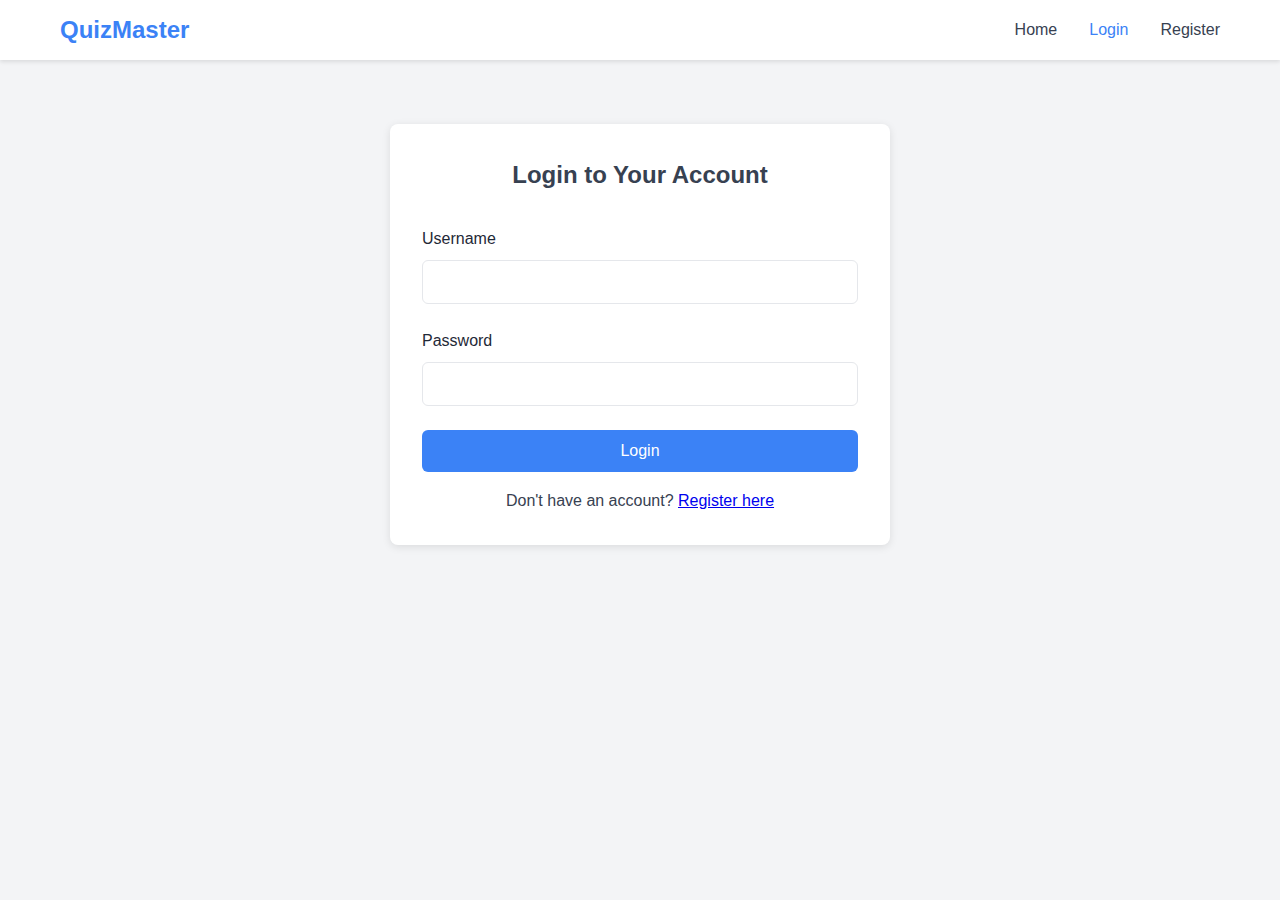
<file: frontend/quiz.html>
<!DOCTYPE html>
<html lang="en">
<head>
    <meta charset="UTF-8">
    <meta name="viewport" content="width=device-width, initial-scale=1.0">
    <title>Take Quiz - Quiz App</title>
    <link rel="stylesheet" href="styles.css">
</head>
<body>
<nav class="navbar">
    <div class="nav-container">
        <div class="nav-brand">QuizMaster</div>
        <button class="nav-toggle" id="navToggle">
            <span></span>
            <span></span>
            <span></span>
        </button>
        <ul class="nav-menu" id="navMenu">
            <li><a href="index.html">Home</a></li>
            <li><a href="user-dashboard.html">Quizzes</a></li>
            <li id="nav-admin"><a href="admin-dashboard.html">Admin</a></li>
            <li id="nav-logout">
                <a href="#" id="logoutBtn">Logout</a>
            </li>
        </ul>
    </div>
</nav>

<main class="container">
    <div id="loading" class="loading">
        <div class="spinner"></div>
        <p>Loading quiz...</p>
    </div>

    <div id="quizContainer" style="display: none;">
        <div class="question-container">
            <div class="question-header">
                <span class="question-number" id="questionNumber">Question 1 of 5</span>
                <span id="timer" style="font-weight: 600; color: var(--primary);"></span>
            </div>

            <h2 class="question-text" id="questionText"></h2>

            <div class="options" id="optionsContainer"></div>

            <div class="quiz-navigation">
                <button class="btn btn-secondary" id="prevBtn" onclick="previousQuestion()" disabled>
                    Previous
                </button>
                <button class="btn btn-primary" id="nextBtn" onclick="nextQuestion()">
                    Next
                </button>
                <button class="btn btn-success" id="submitBtn" onclick="submitQuiz()" style="display: none;">
                    Submit Quiz
                </button>
            </div>
        </div>
    </div>

    <div id="scoreContainer" style="display: none;">
        <div class="score-container">
            <h1>Quiz Completed!</h1>
            <p style="font-size: 1.2rem; color: var(--text-light); margin: 1rem 0;">
                Your Score
            </p>
            <div class="score-value" id="scoreValue">0/5</div>
            <p style="font-size: 1.1rem; margin: 2rem 0;">
                <span id="scorePercentage">0%</span> Correct
            </p>
            <div style="display: flex; gap: 1rem; justify-content: center; flex-wrap: wrap;">
                <a href="user-dashboard.html" class="btn btn-primary">Take Another Quiz</a>
                <a href="index.html" class="btn btn-secondary">Go Home</a>
            </div>
        </div>
    </div>
</main>

<script src="auth-utils.js"></script>
<script>
    // Mobile nav toggle
    document.getElementById('navToggle').addEventListener('click', () => {
        document.getElementById('navMenu').classList.toggle('active');
    });

    // Check authentication
    requireAuth();
    updateNavbar();

    // Quiz state
    let quizId = null;
    let questions = [];
    let currentQuestionIndex = 0;
    let responses = [];
    let startTime = Date.now();

    // Get quiz ID from URL
    const urlParams = new URLSearchParams(window.location.search);
    quizId = urlParams.get('id');

    if (!quizId) {
        alert('No quiz ID provided');
        window.location.href = 'user-dashboard.html';
    }

    // Load quiz questions
    async function loadQuiz() {
        try {
            const response = await apiRequest(`${API_URLS.quiz}/get/${quizId}`);

            if (response && response.length > 0) {
                questions = response;
                responses = new Array(questions.length).fill(null);

                document.getElementById('loading').style.display = 'none';
                document.getElementById('quizContainer').style.display = 'block';

                displayQuestion();
                startTimer();
            } else {
                throw new Error('No questions found for this quiz');
            }
        } catch (error) {
            alert('Failed to load quiz: ' + error.message);
            window.location.href = 'user-dashboard.html';
        }
    }

    // Display current question
    function displayQuestion() {
        const question = questions[currentQuestionIndex];

        document.getElementById('questionNumber').textContent =
            `Question ${currentQuestionIndex + 1} of ${questions.length}`;
        document.getElementById('questionText').textContent = question.questionTitle;

        const optionsContainer = document.getElementById('optionsContainer');
        optionsContainer.innerHTML = `
            <label class="option ${responses[currentQuestionIndex] === question.option1 ? 'selected' : ''}">
                <input type="radio" name="answer" value="${question.option1}"
                       ${responses[currentQuestionIndex] === question.option1 ? 'checked' : ''}
                       onchange="selectOption('${question.option1}')">
                ${question.option1}
            </label>
            <label class="option ${responses[currentQuestionIndex] === question.option2 ? 'selected' : ''}">
                <input type="radio" name="answer" value="${question.option2}"
                       ${responses[currentQuestionIndex] === question.option2 ? 'checked' : ''}
                       onchange="selectOption('${question.option2}')">
                ${question.option2}
            </label>
            <label class="option ${responses[currentQuestionIndex] === question.option3 ? 'selected' : ''}">
                <input type="radio" name="answer" value="${question.option3}"
                       ${responses[currentQuestionIndex] === question.option3 ? 'checked' : ''}
                       onchange="selectOption('${question.option3}')">
                ${question.option3}
            </label>
            <label class="option ${responses[currentQuestionIndex] === question.option4 ? 'selected' : ''}">
                <input type="radio" name="answer" value="${question.option4}"
                       ${responses[currentQuestionIndex] === question.option4 ? 'checked' : ''}
                       onchange="selectOption('${question.option4}')">
                ${question.option4}
            </label>
        `;

        // Update navigation buttons
        document.getElementById('prevBtn').disabled = currentQuestionIndex === 0;

        if (currentQuestionIndex === questions.length - 1) {
            document.getElementById('nextBtn').style.display = 'none';
            document.getElementById('submitBtn').style.display = 'block';
        } else {
            document.getElementById('nextBtn').style.display = 'block';
            document.getElementById('submitBtn').style.display = 'none';
        }
    }

    // Select option
    function selectOption(value) {
        responses[currentQuestionIndex] = value;

        // Update selected class
        document.querySelectorAll('.option').forEach(opt => {
            opt.classList.remove('selected');
        });
        event.target.closest('.option').classList.add('selected');
    }

    // Navigation functions
    function previousQuestion() {
        if (currentQuestionIndex > 0) {
            currentQuestionIndex--;
            displayQuestion();
        }
    }

    function nextQuestion() {
        if (currentQuestionIndex < questions.length - 1) {
            currentQuestionIndex++;
            displayQuestion();
        }
    }

    // Timer
    function startTimer() {
        setInterval(() => {
            const elapsed = Math.floor((Date.now() - startTime) / 1000);
            const minutes = Math.floor(elapsed / 60);
            const seconds = elapsed % 60;
            document.getElementById('timer').textContent =
                `${minutes}:${seconds.toString().padStart(2, '0')}`;
        }, 1000);
    }

    // Submit quiz
    async function submitQuiz() {
        // Check if all questions are answered
        const unanswered = responses.filter(r => r === null).length;

        if (unanswered > 0) {
            if (!confirm(`You have ${unanswered} unanswered question(s). Submit anyway?`)) {
                return;
            }
        }

        // Prepare response data
        const submitData = questions.map((q, index) => ({
            id: q.id,
            response: responses[index] || ''
        }));

        try {
            const response = await apiRequest(`${API_URLS.quiz}/submit/${quizId}`, {
                method: 'POST',
                body: JSON.stringify(submitData)
            });

            displayScore(response);
        } catch (error) {
            alert('Failed to submit quiz: ' + error.message);
        }
    }

    // Display score
    function displayScore(score) {
        const totalQuestions = questions.length;
        const percentage = Math.round((score / totalQuestions) * 100);

        document.getElementById('quizContainer').style.display = 'none';
        document.getElementById('scoreContainer').style.display = 'block';

        document.getElementById('scoreValue').textContent = `${score}/${totalQuestions}`;
        document.getElementById('scorePercentage').textContent = `${percentage}%`;
    }

    // Load quiz on page load
    loadQuiz();
</script>
</body>
</html>
</file>
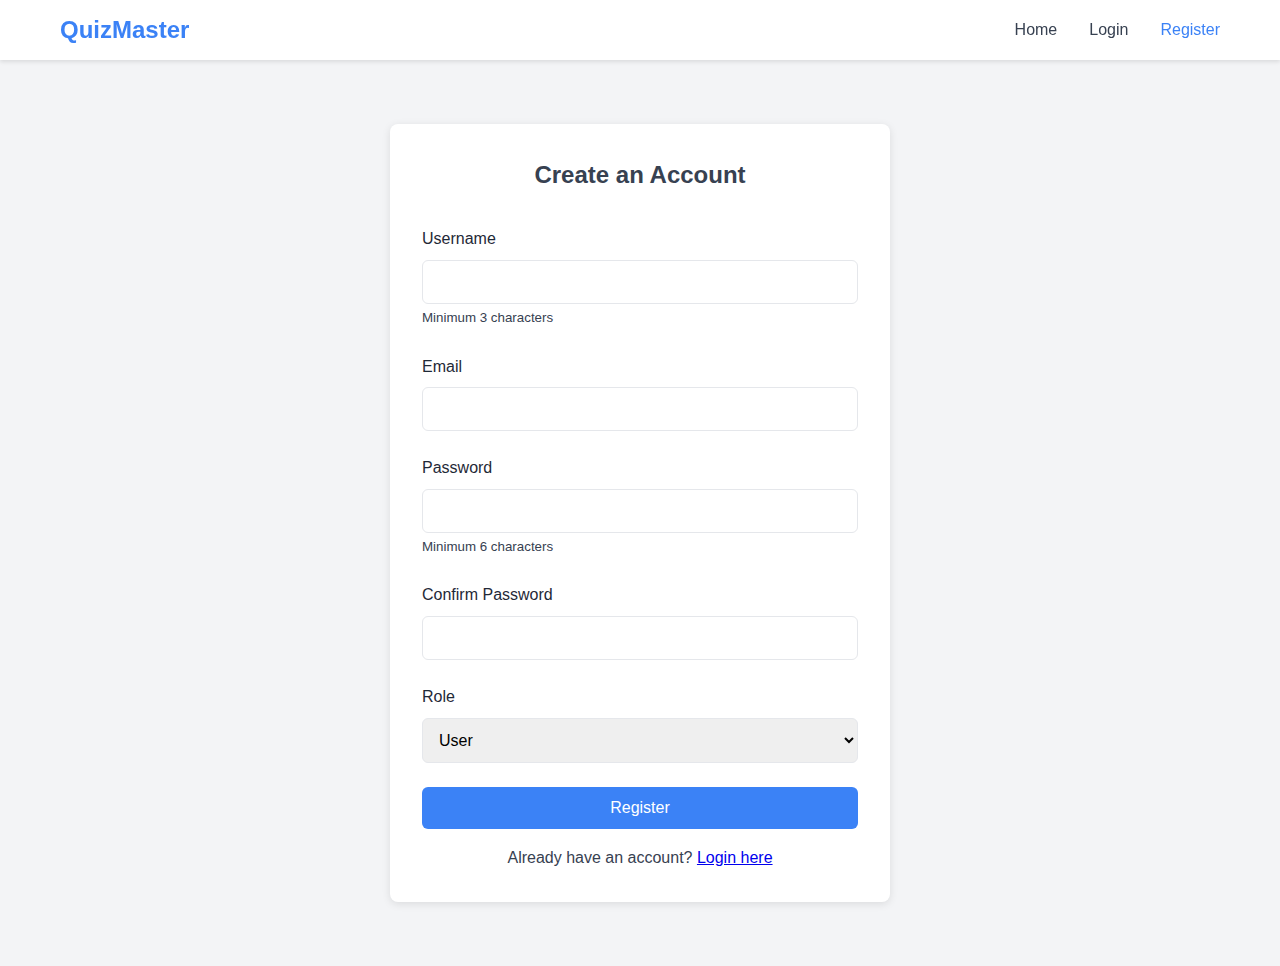
<file: frontend/register.html>
<!DOCTYPE html>
<html lang="en">
<head>
    <meta charset="UTF-8">
    <meta name="viewport" content="width=device-width, initial-scale=1.0">
    <title>Register - Quiz App</title>
    <link rel="stylesheet" href="styles.css">
</head>
<body>
<nav class="navbar">
    <div class="nav-container">
        <div class="nav-brand">QuizMaster</div>
        <button class="nav-toggle" id="navToggle">
            <span></span>
            <span></span>
            <span></span>
        </button>
        <ul class="nav-menu" id="navMenu">
            <li><a href="index.html">Home</a></li>
            <li><a href="login.html">Login</a></li>
            <li><a href="register.html" class="active">Register</a></li>
        </ul>
    </div>
</nav>

<main class="container">
    <div class="form-container">
        <h2 style="text-align: center; margin-bottom: 2rem;">Create an Account</h2>

        <div id="message" class="alert" style="display: none;"></div>
        <div id="loading" class="loading" style="display: none;">
            <div class="spinner"></div>
            <p>Creating account...</p>
        </div>

        <form id="registerForm">
            <div class="form-group">
                <label for="username">Username</label>
                <input type="text" id="username" required minlength="3" maxlength="50">
                <small>Minimum 3 characters</small>
            </div>

            <div class="form-group">
                <label for="email">Email</label>
                <input type="email" id="email" required>
            </div>

            <div class="form-group">
                <label for="password">Password</label>
                <input type="password" id="password" required minlength="6">
                <small>Minimum 6 characters</small>
            </div>

            <div class="form-group">
                <label for="confirmPassword">Confirm Password</label>
                <input type="password" id="confirmPassword" required>
            </div>

            <div class="form-group">
                <label for="role">Role</label>
                <select id="role">
                    <option value="USER">User</option>
                    <option value="ADMIN">Admin</option>
                </select>
            </div>

            <button type="submit" class="btn btn-primary" style="width: 100%;">Register</button>
        </form>

        <p style="text-align: center; margin-top: 1rem;">
            Already have an account? <a href="login.html">Login here</a>
        </p>
    </div>
</main>

<script src="auth-utils.js"></script>
<script>
    // Mobile nav toggle
    document.getElementById('navToggle').addEventListener('click', () => {
        document.getElementById('navMenu').classList.toggle('active');
    });

    document.getElementById('registerForm').addEventListener('submit', async (e) => {
        e.preventDefault();

        const username = document.getElementById('username').value;
        const email = document.getElementById('email').value;
        const password = document.getElementById('password').value;
        const confirmPassword = document.getElementById('confirmPassword').value;
        const role = document.getElementById('role').value;

        if (password !== confirmPassword) {
            showMessage('message', 'Passwords do not match', 'error');
            return;
        }

        showLoading(true);

        try {
            const response = await apiRequest(`${API_URLS.auth}/register`, {
                method: 'POST',
                body: JSON.stringify({ username, email, password, role })
            });

            if (response.success) {
                showMessage('message', 'Registration successful! Redirecting to login...', 'success');

                setTimeout(() => {
                    window.location.href = 'login.html';
                }, 2000);
            } else {
                showMessage('message', response.message || 'Registration failed', 'error');
            }
        } catch (error) {
            showMessage('message', error.message || 'Registration failed. Please try again.', 'error');
        } finally {
            showLoading(false);
        }
    });
</script>
</body>
</html>
</file>
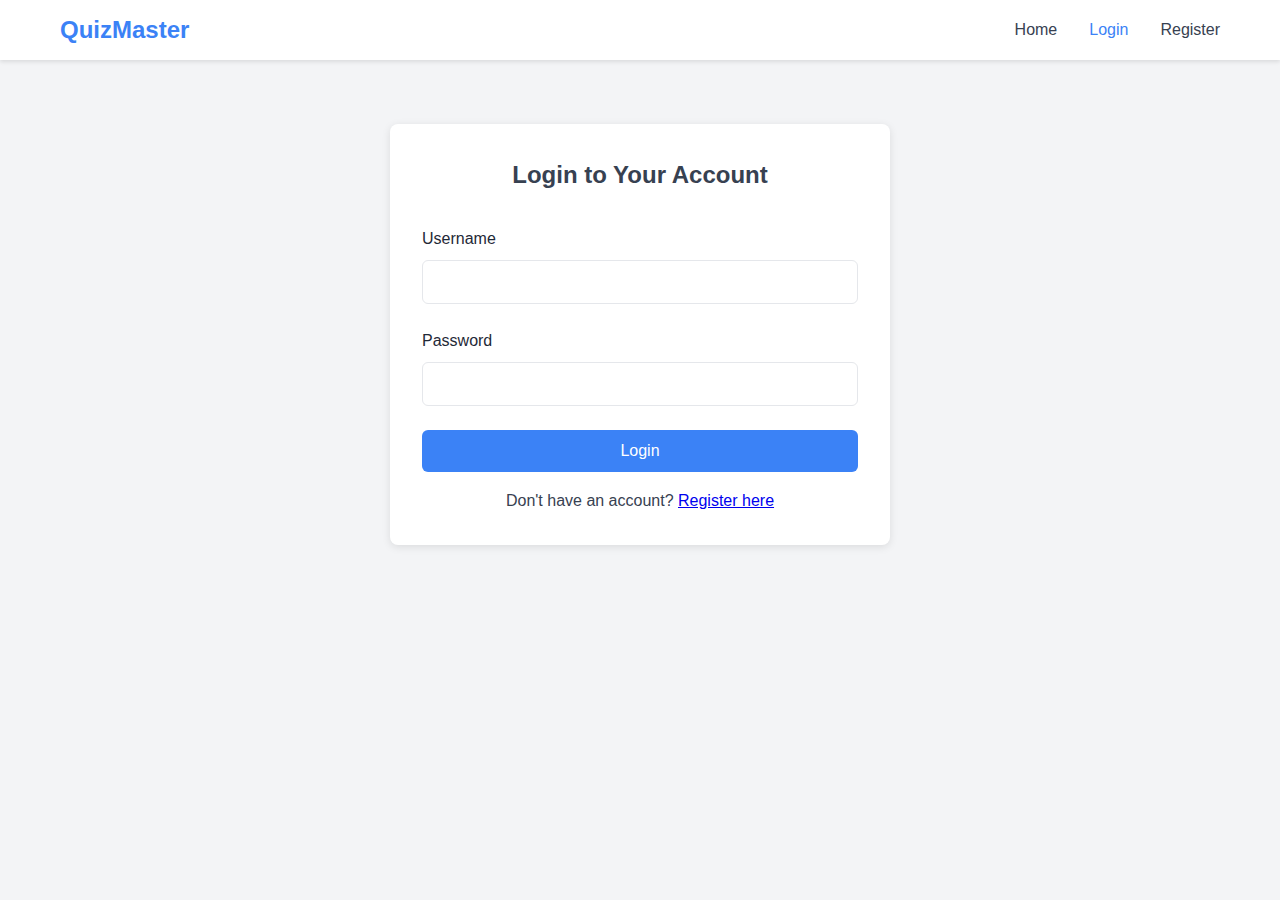
<file: frontend/user-dashboard.html>
<!DOCTYPE html>
<html lang="en">
<head>
    <meta charset="UTF-8">
    <meta name="viewport" content="width=device-width, initial-scale=1.0">
    <title>Available Quizzes - Quiz App</title>
    <link rel="stylesheet" href="styles.css">
</head>
<body>
<nav class="navbar">
    <div class="nav-container">
        <div class="nav-brand">QuizMaster</div>
        <button class="nav-toggle" id="navToggle">
            <span></span>
            <span></span>
            <span></span>
        </button>
        <ul class="nav-menu" id="navMenu">
            <li><a href="index.html">Home</a></li>
            <li><a href="user-dashboard.html" class="active">Quizzes</a></li>
            <li id="nav-admin"><a href="admin-dashboard.html">Admin</a></li>
            <li id="nav-logout">
                <a href="#" id="logoutBtn">Logout</a>
            </li>
        </ul>
    </div>
</nav>

<main class="container">
    <div class="card">
        <div class="card-header">
            <h2>Available Quizzes</h2>
            <p id="userWelcome">Welcome back!</p>
        </div>

        <div id="message" class="alert" style="display: none;"></div>
        <div id="loading" class="loading">
            <div class="spinner"></div>
            <p>Loading quizzes...</p>
        </div>

        <div id="quizzesContainer"></div>
    </div>
</main>

<script src="auth-utils.js"></script>
<script>
    // Mobile nav toggle
    document.getElementById('navToggle').addEventListener('click', () => {
        document.getElementById('navMenu').classList.toggle('active');
    });

    // Check authentication
    requireAuth();
    updateNavbar();

    // Display user info
    const userInfo = getUserInfo();
    if (userInfo) {
        document.getElementById('userWelcome').textContent =
            `Welcome back, ${userInfo.username}!`;
    }

    // Mock quiz data (since we need quiz IDs from backend)
    // In production, you would fetch this from a /quiz/all endpoint
    const mockQuizzes = [
        { id: 1, title: 'Java Basics', category: 'Java', questionCount: 5 },
        { id: 2, title: 'Python Fundamentals', category: 'Python', questionCount: 5 },
        { id: 3, title: 'JavaScript Quiz', category: 'JavaScript', questionCount: 5 }
    ];

    function displayQuizzes(quizzes) {
        const container = document.getElementById('quizzesContainer');

        if (quizzes.length === 0) {
            container.innerHTML = `
                <div style="text-align: center; padding: 2rem; color: var(--text-light);">
                    <p>No quizzes available at the moment.</p>
                    <p>Please check back later!</p>
                </div>
            `;
            return;
        }

        container.innerHTML = quizzes.map(quiz => `
            <div class="quiz-card" onclick="startQuiz(${quiz.id})">
                <h3>${quiz.title}</h3>
                <div class="quiz-info">
                    <span>📚 Category: ${quiz.category}</span>
                    <span>❓ Questions: ${quiz.questionCount}</span>
                </div>
                <button class="btn btn-primary" onclick="event.stopPropagation(); startQuiz(${quiz.id})">
                    Start Quiz
                </button>
            </div>
        `).join('');
    }

    function startQuiz(quizId) {
        window.location.href = `quiz.html?id=${quizId}`;
    }

    // Load quizzes
    async function loadQuizzes() {
        try {
            // In a real scenario, fetch from backend
            // const response = await apiRequest(`${API_URLS.quiz}/all`);

            // For now, use mock data
            setTimeout(() => {
                showLoading(false);
                displayQuizzes(mockQuizzes);
            }, 500);

        } catch (error) {
            showLoading(false);
            showMessage('message', 'Failed to load quizzes', 'error');
            console.error(error);
        }
    }

    loadQuizzes();
</script>
</body>
</html>
</file>
<file: frontend/styles.css>
:root {
    --primary: #3b82f6;
    --primary-dark: #2563eb;
    --secondary: #10b981;
    --danger: #ef4444;
    --warning: #f59e0b;
    --dark: #1f2937;
    --light: #f3f4f6;
    --white: #ffffff;
    --border: #e5e7eb;
    --text: #374151;
    --text-light: #6b7280;
}

* {
    margin: 0;
    padding: 0;
    box-sizing: border-box;
}

body {
    font-family: -apple-system, BlinkMacSystemFont, 'Segoe UI', Roboto, Oxygen, Ubuntu, Cantarell, sans-serif;
    line-height: 1.6;
    color: var(--text);
    background-color: var(--light);
}

/* Navbar */
.navbar {
    background: var(--white);
    box-shadow: 0 2px 4px rgba(0,0,0,0.1);
    position: sticky;
    top: 0;
    z-index: 1000;
}

.nav-container {
    max-width: 1200px;
    margin: 0 auto;
    padding: 0 20px;
    display: flex;
    justify-content: space-between;
    align-items: center;
    height: 60px;
}

.nav-brand {
    font-size: 1.5rem;
    font-weight: bold;
    color: var(--primary);
}

.nav-menu {
    display: flex;
    list-style: none;
    gap: 2rem;
}

.nav-menu a {
    text-decoration: none;
    color: var(--text);
    font-weight: 500;
    transition: color 0.3s;
}

.nav-menu a:hover,
.nav-menu a.active {
    color: var(--primary);
}

.nav-toggle {
    display: none;
    flex-direction: column;
    background: none;
    border: none;
    cursor: pointer;
    gap: 4px;
}

.nav-toggle span {
    width: 25px;
    height: 3px;
    background: var(--dark);
    transition: 0.3s;
}

/* Container */
.container {
    max-width: 1200px;
    margin: 0 auto;
    padding: 2rem 20px;
}

/* Hero Section */
.hero {
    text-align: center;
    padding: 4rem 0;
}

.hero h1 {
    font-size: 3rem;
    color: var(--dark);
    margin-bottom: 1rem;
}

.hero-subtitle {
    font-size: 1.25rem;
    color: var(--text-light);
    margin-bottom: 2rem;
}

.hero-buttons {
    display: flex;
    gap: 1rem;
    justify-content: center;
    flex-wrap: wrap;
}

/* Features */
.features {
    display: grid;
    grid-template-columns: repeat(auto-fit, minmax(250px, 1fr));
    gap: 2rem;
    margin-top: 4rem;
}

.feature-card {
    background: var(--white);
    padding: 2rem;
    border-radius: 8px;
    text-align: center;
    box-shadow: 0 2px 8px rgba(0,0,0,0.1);
}

.feature-icon {
    font-size: 3rem;
    margin-bottom: 1rem;
}

.feature-card h3 {
    color: var(--dark);
    margin-bottom: 0.5rem;
}

/* Buttons */
.btn {
    display: inline-block;
    padding: 0.75rem 1.5rem;
    border: none;
    border-radius: 6px;
    font-size: 1rem;
    font-weight: 500;
    text-decoration: none;
    cursor: pointer;
    transition: all 0.3s;
}

.btn-primary {
    background: var(--primary);
    color: var(--white);
}

.btn-primary:hover {
    background: var(--primary-dark);
}

.btn-secondary {
    background: transparent;
    color: var(--primary);
    border: 2px solid var(--primary);
}

.btn-secondary:hover {
    background: var(--primary);
    color: var(--white);
}

.btn-success {
    background: var(--secondary);
    color: var(--white);
}

.btn-danger {
    background: var(--danger);
    color: var(--white);
}

.btn-warning {
    background: var(--warning);
    color: var(--white);
}

.btn:disabled {
    opacity: 0.6;
    cursor: not-allowed;
}

/* Forms */
.form-container {
    max-width: 500px;
    margin: 2rem auto;
    background: var(--white);
    padding: 2rem;
    border-radius: 8px;
    box-shadow: 0 2px 8px rgba(0,0,0,0.1);
}

.form-group {
    margin-bottom: 1.5rem;
}

.form-group label {
    display: block;
    margin-bottom: 0.5rem;
    font-weight: 500;
    color: var(--dark);
}

.form-group input,
.form-group select,
.form-group textarea {
    width: 100%;
    padding: 0.75rem;
    border: 1px solid var(--border);
    border-radius: 6px;
    font-size: 1rem;
    font-family: inherit;
}

.form-group input:focus,
.form-group select:focus,
.form-group textarea:focus {
    outline: none;
    border-color: var(--primary);
}

.form-group textarea {
    resize: vertical;
    min-height: 100px;
}

/* Card */
.card {
    background: var(--white);
    border-radius: 8px;
    box-shadow: 0 2px 8px rgba(0,0,0,0.1);
    padding: 1.5rem;
    margin-bottom: 1.5rem;
}

.card-header {
    border-bottom: 1px solid var(--border);
    padding-bottom: 1rem;
    margin-bottom: 1rem;
}

.card-header h2 {
    color: var(--dark);
    font-size: 1.5rem;
}

/* Quiz Card */
.quiz-card {
    background: var(--white);
    border-radius: 8px;
    box-shadow: 0 2px 8px rgba(0,0,0,0.1);
    padding: 1.5rem;
    margin-bottom: 1rem;
    cursor: pointer;
    transition: transform 0.3s, box-shadow 0.3s;
}

.quiz-card:hover {
    transform: translateY(-2px);
    box-shadow: 0 4px 12px rgba(0,0,0,0.15);
}

.quiz-card h3 {
    color: var(--dark);
    margin-bottom: 0.5rem;
}

.quiz-card .quiz-info {
    display: flex;
    gap: 1rem;
    color: var(--text-light);
    font-size: 0.9rem;
    margin-bottom: 1rem;
}

/* Table */
.table-container {
    overflow-x: auto;
}

table {
    width: 100%;
    border-collapse: collapse;
    background: var(--white);
}

thead {
    background: var(--light);
}

th, td {
    padding: 1rem;
    text-align: left;
    border-bottom: 1px solid var(--border);
}

th {
    font-weight: 600;
    color: var(--dark);
}

/* Alert */
.alert {
    padding: 1rem;
    border-radius: 6px;
    margin-bottom: 1rem;
}

.alert-success {
    background: #d1fae5;
    color: #065f46;
    border: 1px solid #10b981;
}

.alert-error {
    background: #fee2e2;
    color: #991b1b;
    border: 1px solid #ef4444;
}

.alert-info {
    background: #dbeafe;
    color: #1e40af;
    border: 1px solid #3b82f6;
}

/* Loading */
.loading {
    text-align: center;
    padding: 2rem;
    color: var(--text-light);
}

.spinner {
    border: 3px solid var(--light);
    border-top: 3px solid var(--primary);
    border-radius: 50%;
    width: 40px;
    height: 40px;
    animation: spin 1s linear infinite;
    margin: 0 auto;
}

@keyframes spin {
    0% { transform: rotate(0deg); }
    100% { transform: rotate(360deg); }
}

/* Quiz Question */
.question-container {
    background: var(--white);
    padding: 2rem;
    border-radius: 8px;
    box-shadow: 0 2px 8px rgba(0,0,0,0.1);
    margin-bottom: 2rem;
}

.question-header {
    display: flex;
    justify-content: space-between;
    align-items: center;
    margin-bottom: 2rem;
    padding-bottom: 1rem;
    border-bottom: 2px solid var(--border);
}

.question-number {
    font-size: 1.1rem;
    font-weight: 600;
    color: var(--primary);
}

.question-text {
    font-size: 1.25rem;
    color: var(--dark);
    margin-bottom: 2rem;
    line-height: 1.6;
}

.options {
    display: flex;
    flex-direction: column;
    gap: 1rem;
}

.option {
    padding: 1rem;
    border: 2px solid var(--border);
    border-radius: 6px;
    cursor: pointer;
    transition: all 0.3s;
}

.option:hover {
    border-color: var(--primary);
    background: #eff6ff;
}

.option input[type="radio"] {
    margin-right: 0.75rem;
}

.option.selected {
    border-color: var(--primary);
    background: #eff6ff;
}

/* Navigation buttons */
.quiz-navigation {
    display: flex;
    justify-content: space-between;
    gap: 1rem;
    margin-top: 2rem;
}

/* Score Display */
.score-container {
    text-align: center;
    background: var(--white);
    padding: 3rem;
    border-radius: 8px;
    box-shadow: 0 2px 8px rgba(0,0,0,0.1);
}

.score-value {
    font-size: 4rem;
    font-weight: bold;
    color: var(--primary);
    margin: 1rem 0;
}

/* Responsive */
@media (max-width: 768px) {
    .nav-toggle {
        display: flex;
    }

    .nav-menu {
        position: absolute;
        top: 60px;
        left: 0;
        right: 0;
        flex-direction: column;
        background: var(--white);
        padding: 1rem;
        box-shadow: 0 2px 4px rgba(0,0,0,0.1);
        display: none;
        gap: 0;
    }

    .nav-menu.active {
        display: flex;
    }

    .nav-menu li {
        padding: 0.75rem 0;
        border-bottom: 1px solid var(--border);
    }

    .hero h1 {
        font-size: 2rem;
    }

    .hero-subtitle {
        font-size: 1rem;
    }

    .form-container {
        padding: 1.5rem;
    }

    .question-text {
        font-size: 1.1rem;
    }

    .quiz-navigation {
        flex-direction: column;
    }

    table {
        font-size: 0.9rem;
    }

    th, td {
        padding: 0.5rem;
    }
}

@media (max-width: 480px) {
    .container {
        padding: 1rem 15px;
    }

    .hero {
        padding: 2rem 0;
    }

    .btn {
        width: 100%;
        text-align: center;
    }
}
</file>
